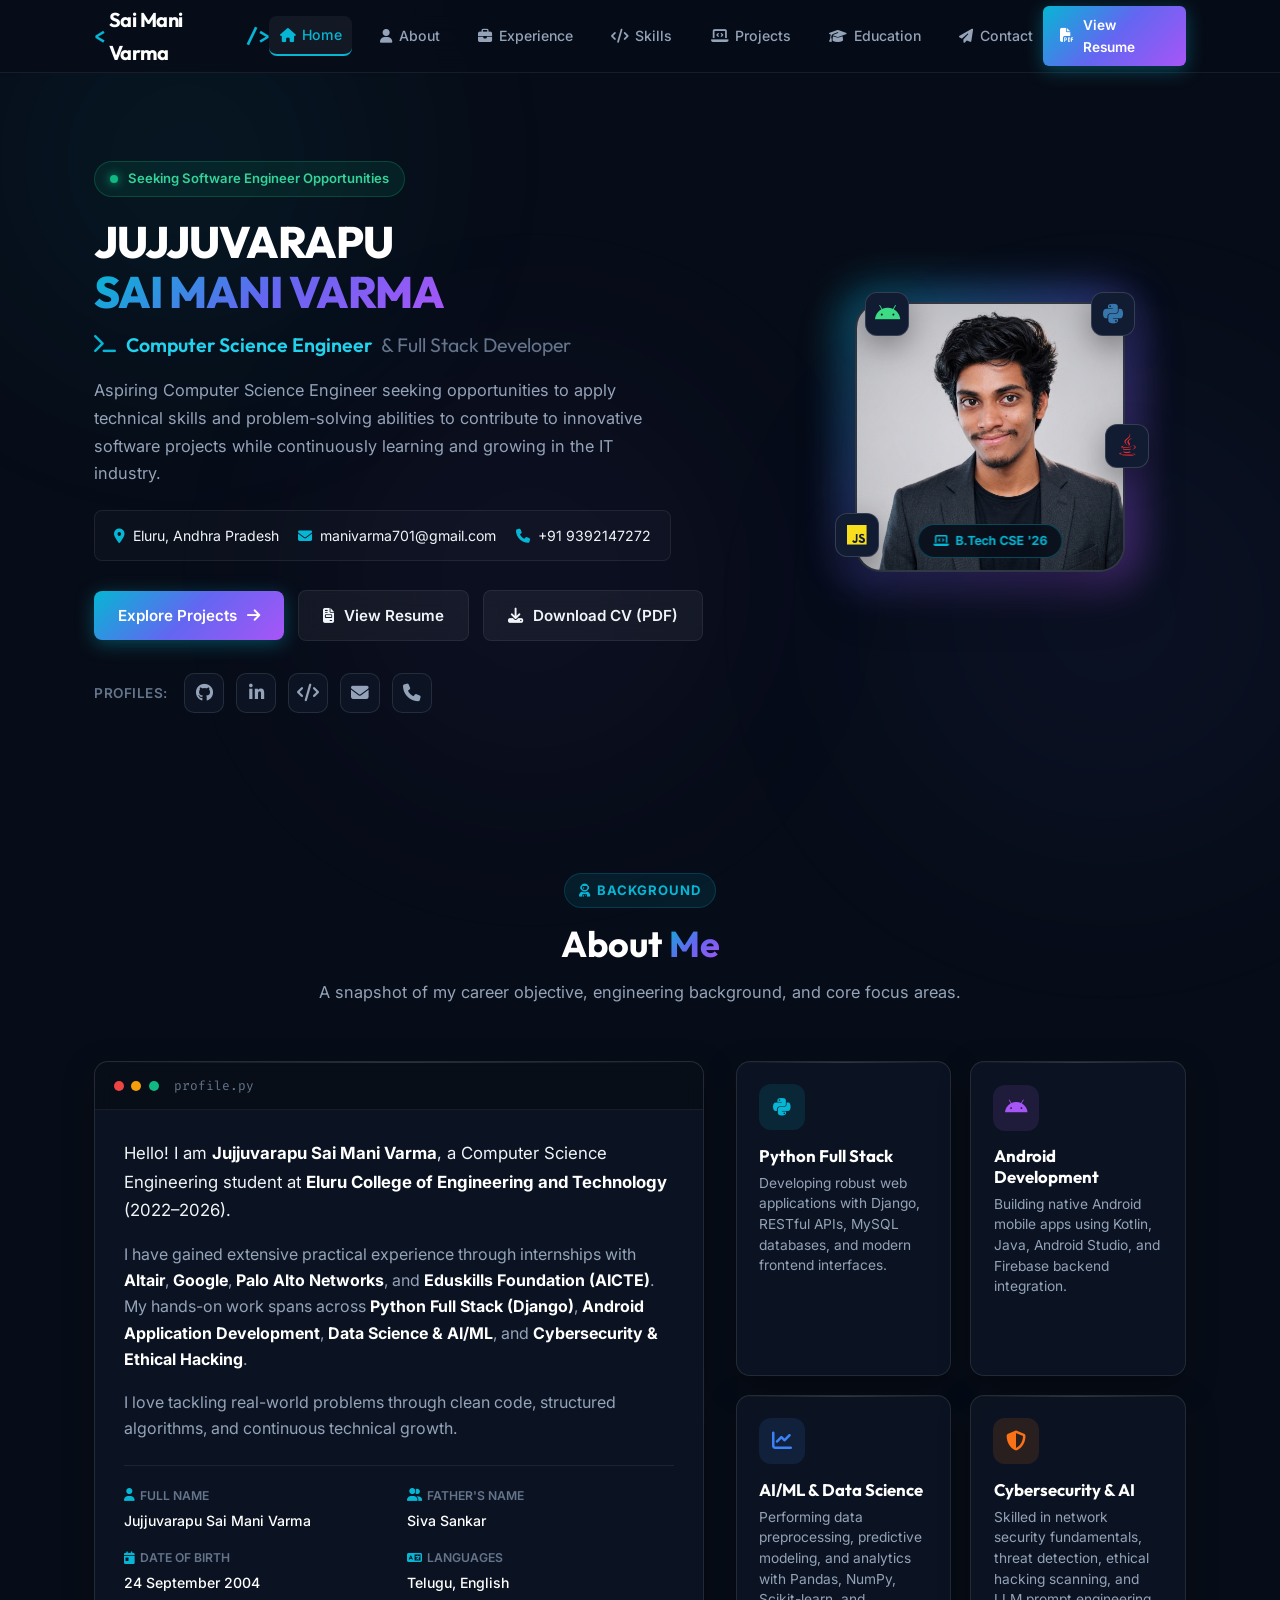
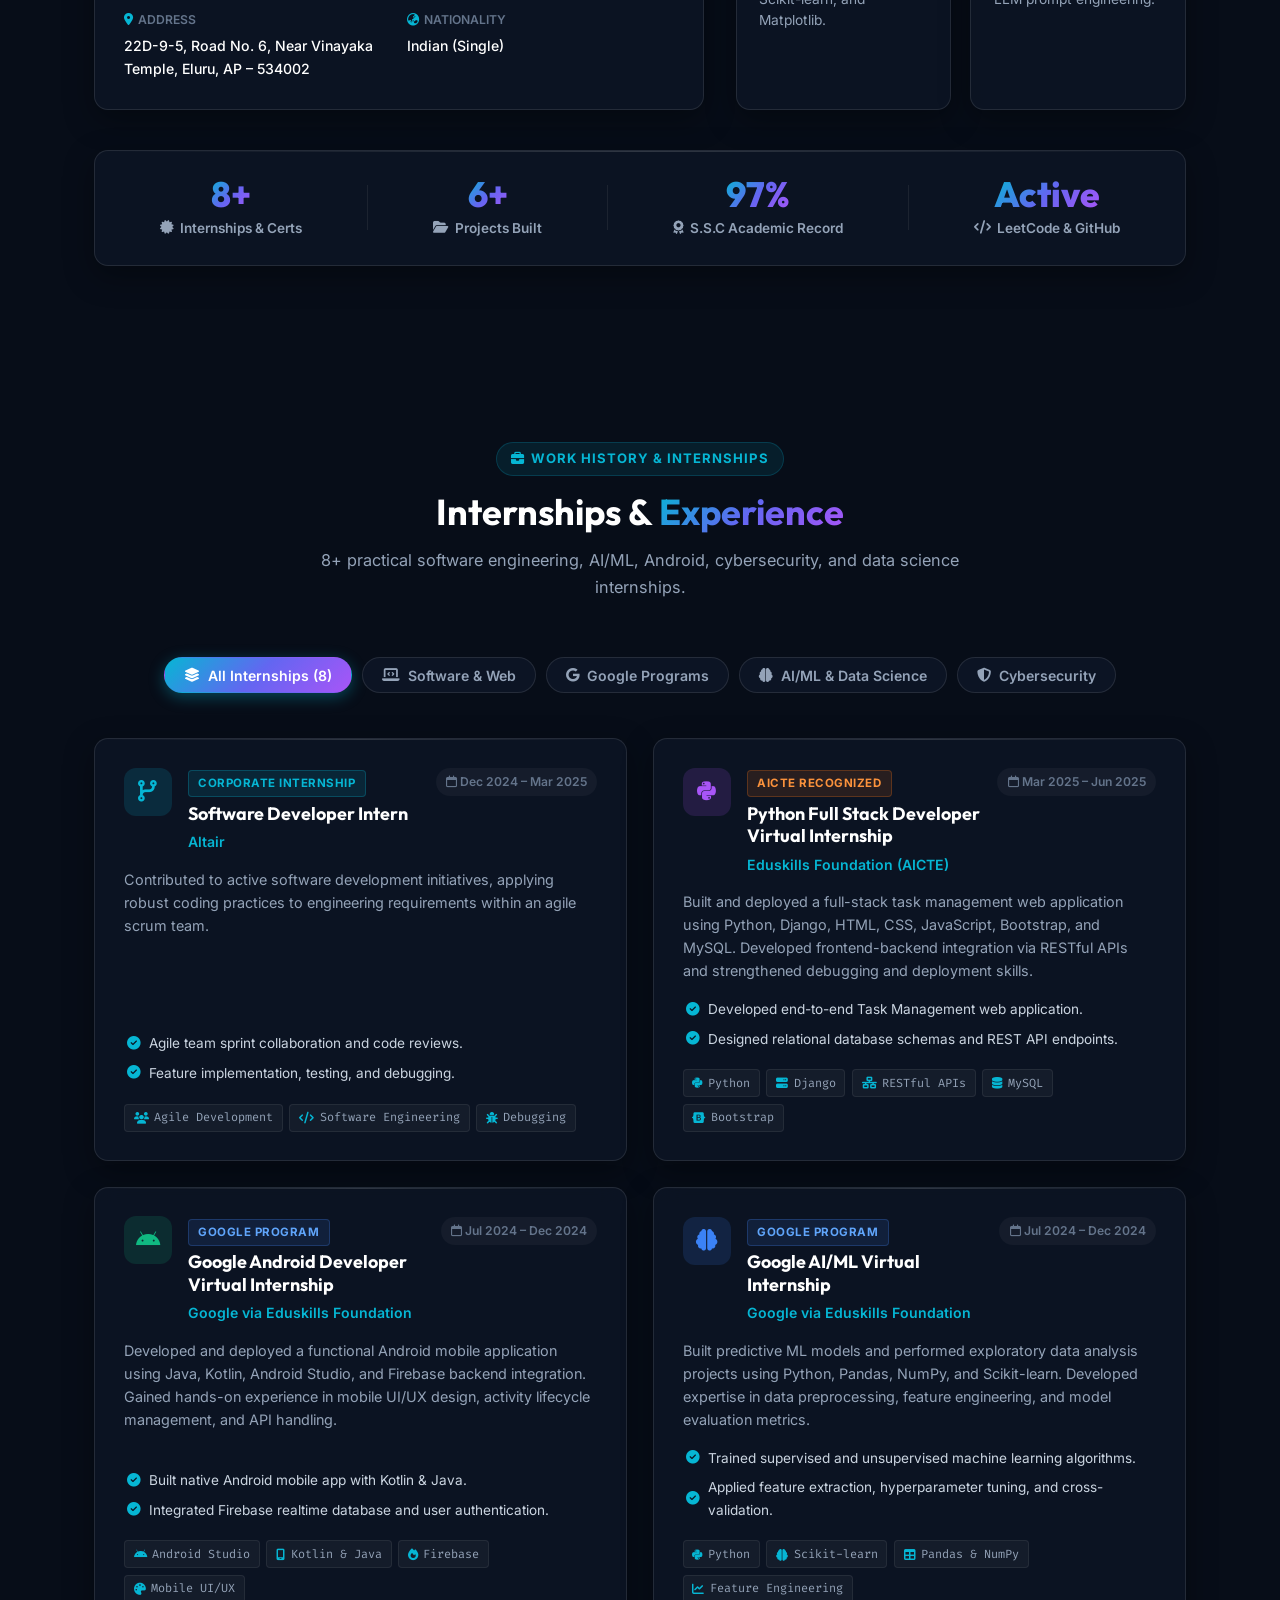
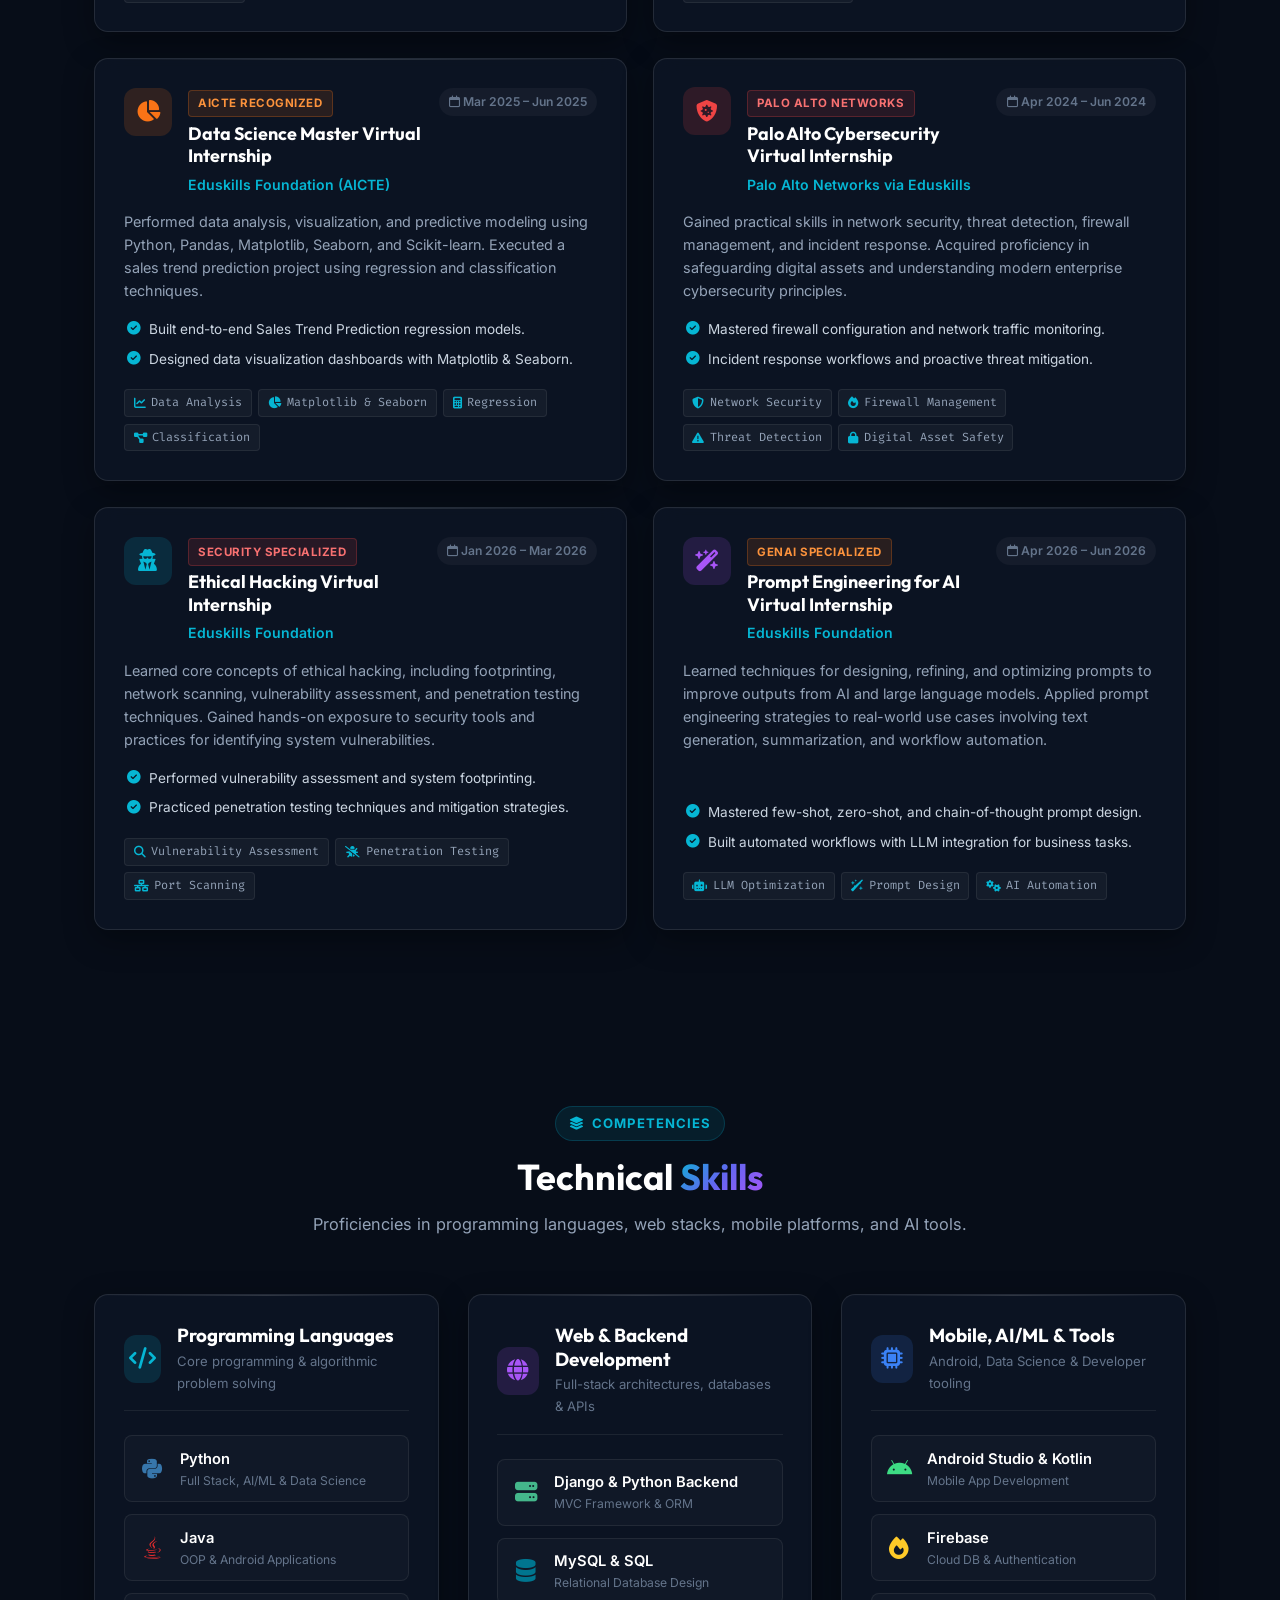
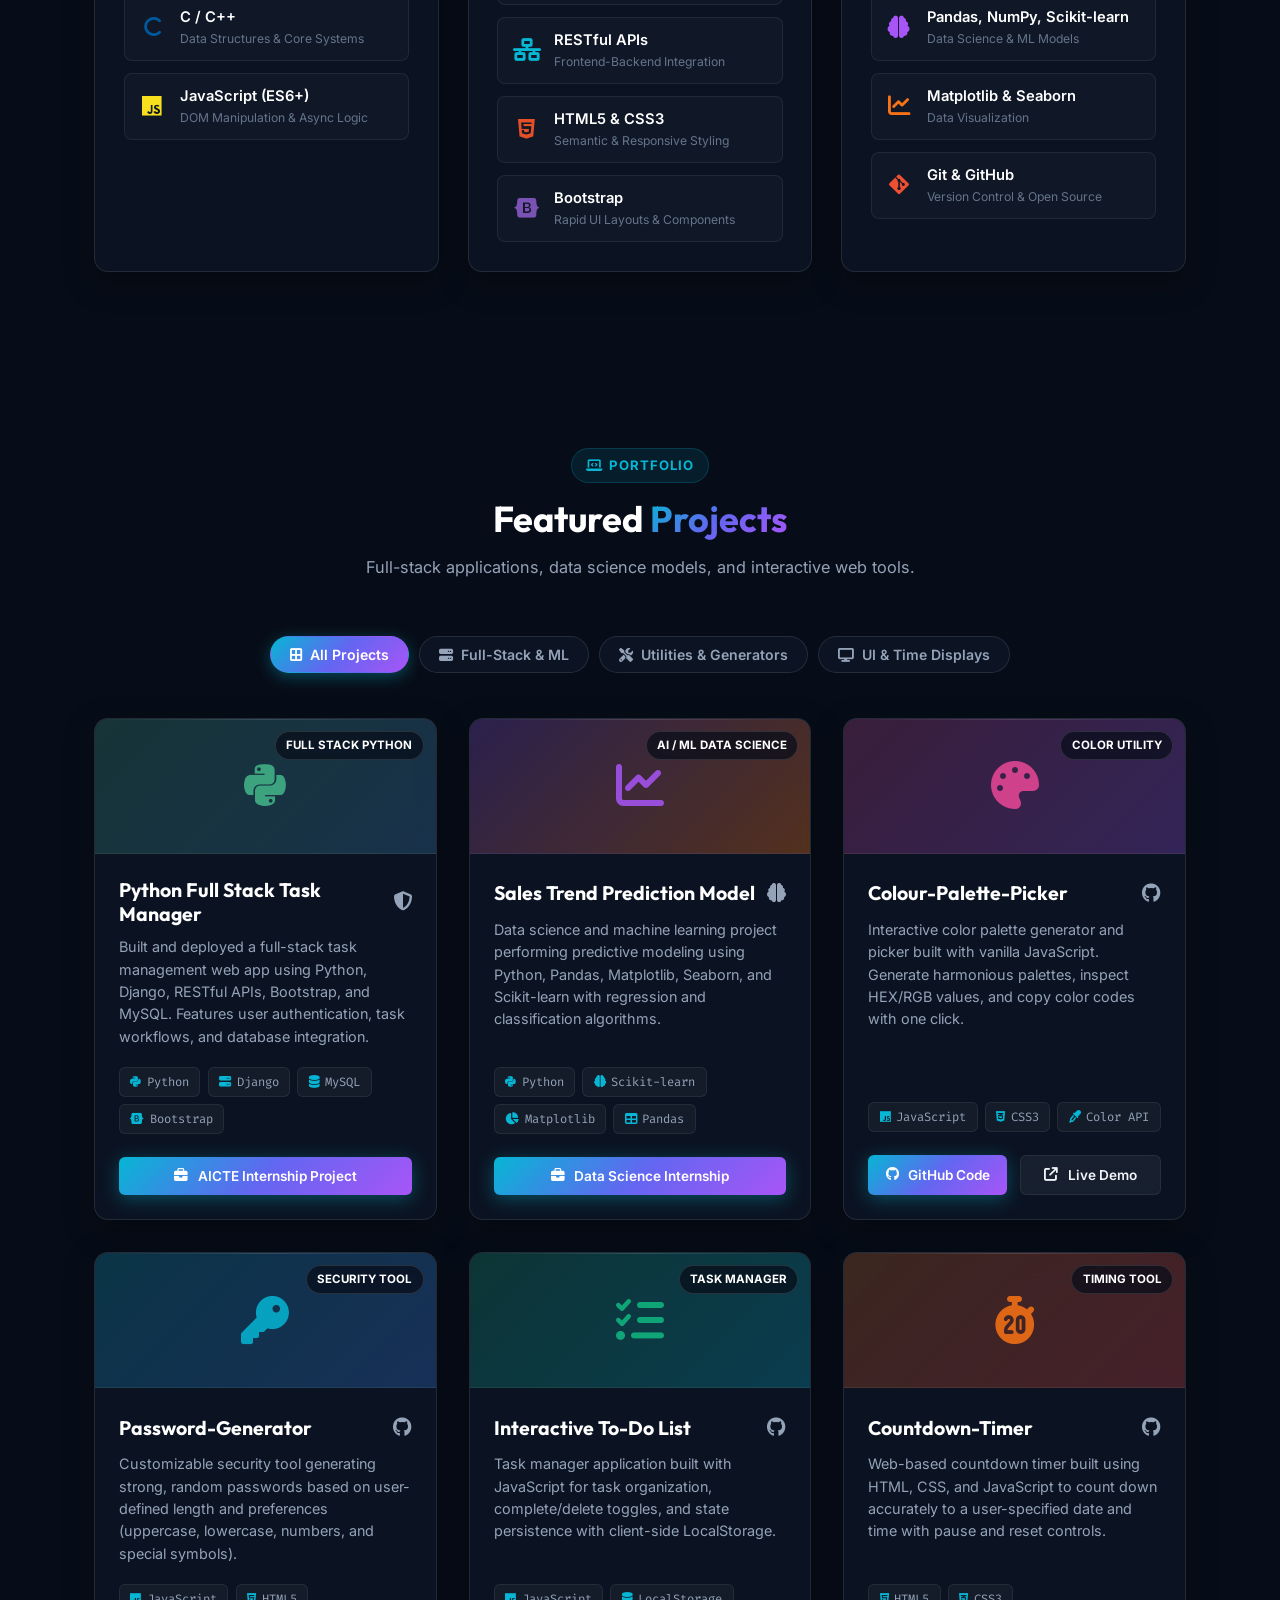
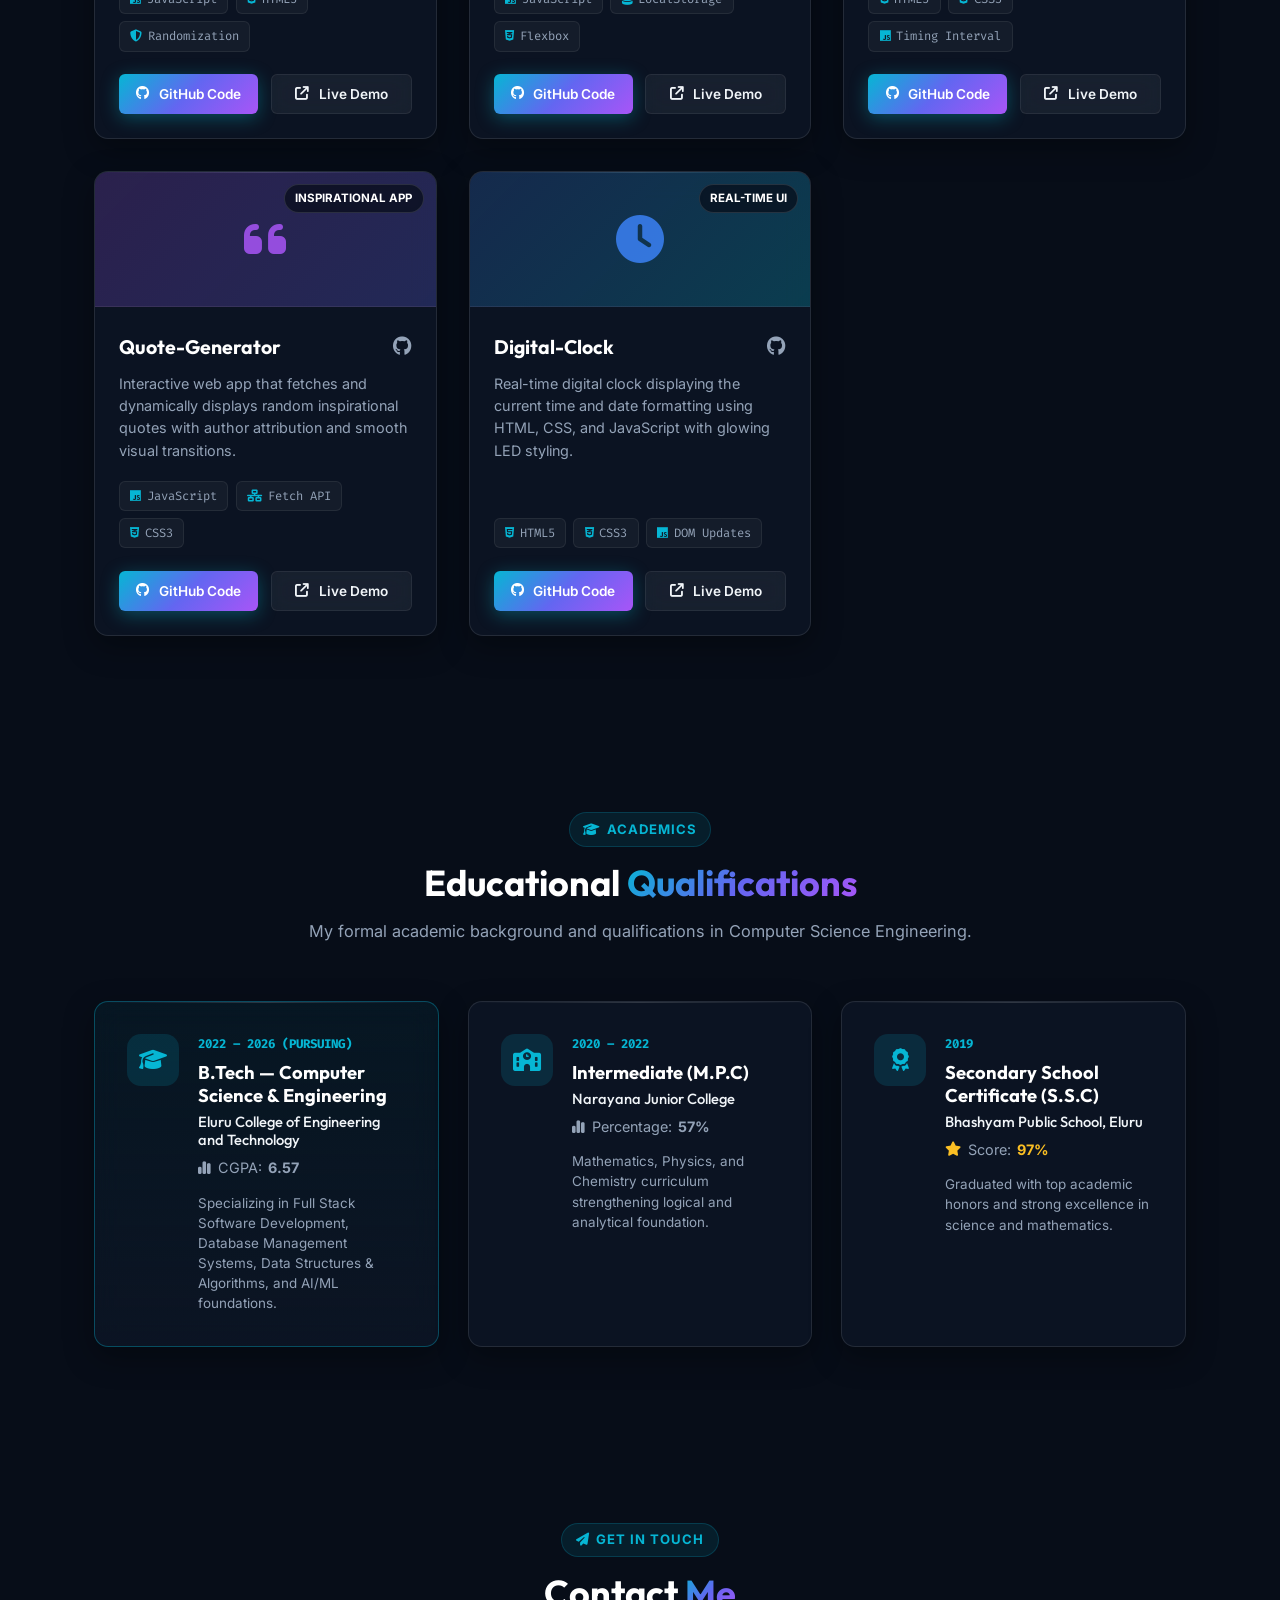
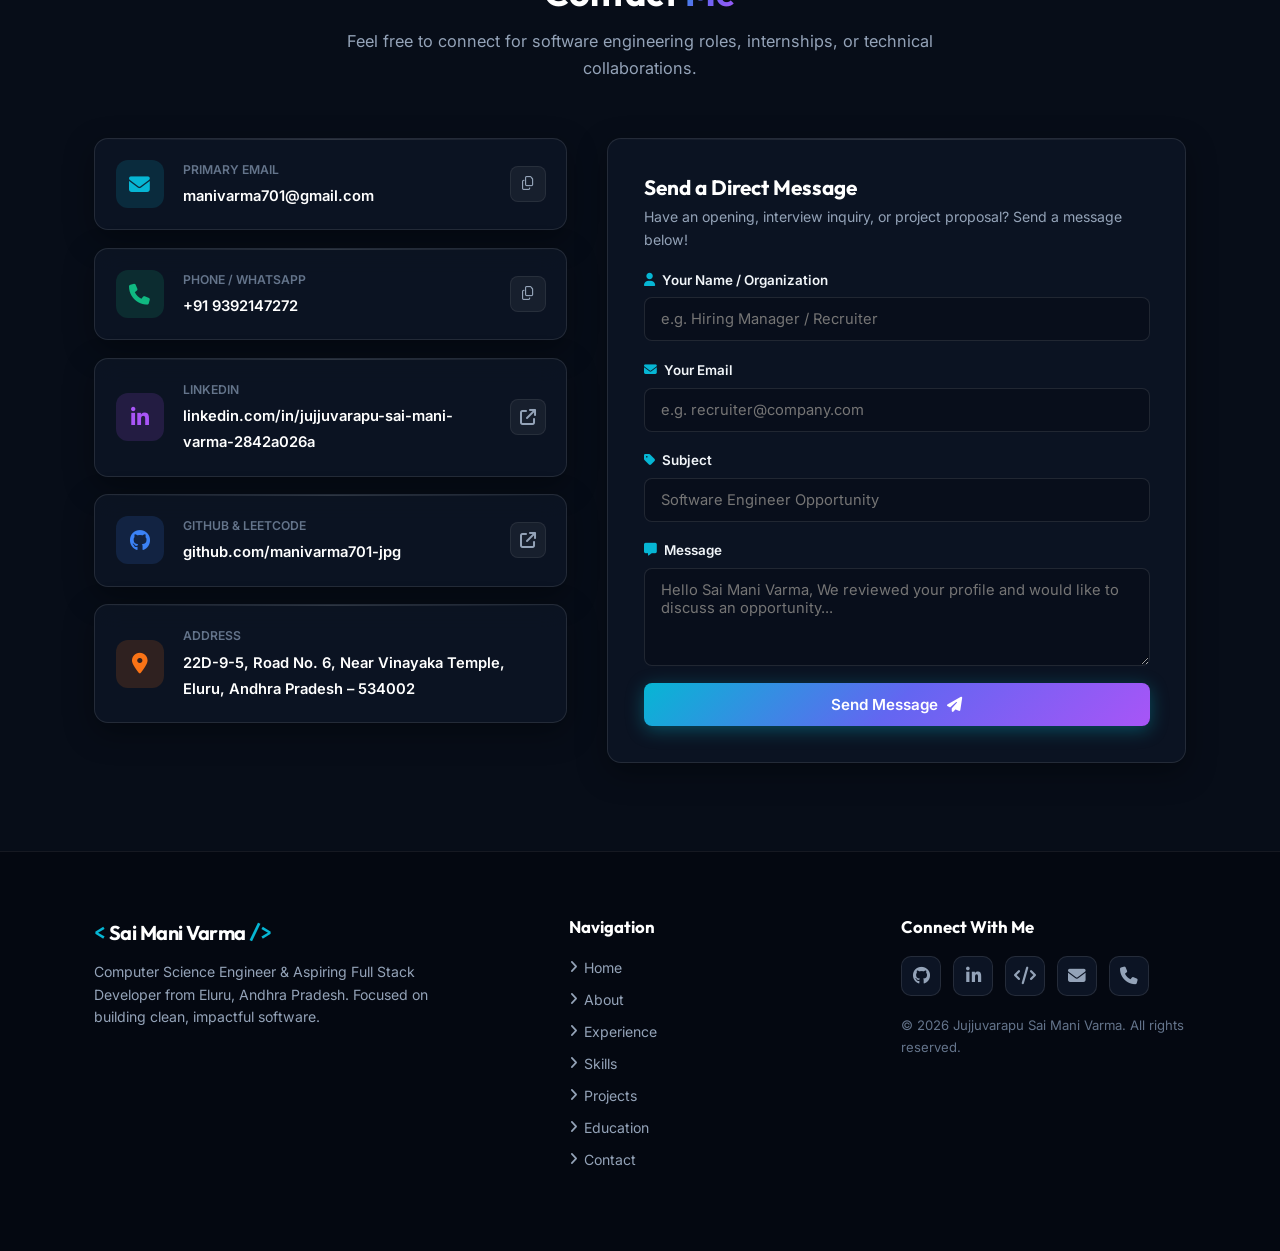
<file: index.html>
<!DOCTYPE html>
<html lang="en">
<head>
  <meta name="google-site-verification" content="ex7wBGayUx9KLFY1RwvydIaF7vVcdEqpX1S4Nyf-n2Y" />
  <meta charset="UTF-8" />
  <meta name="viewport" content="width=device-width, initial-scale=1.0" />
  <title>Jujjuvarapu Sai Mani Varma — Software Developer & CS Engineer</title>
  <meta name="description" content="Portfolio & Resume of Jujjuvarapu Sai Mani Varma — Computer Science Engineer, Full Stack Python/Django Developer, Android & AI/ML Enthusiast." />
  <meta name="keywords" content="Sai Mani Varma, Jujjuvarapu Sai Mani Varma, Eluru, Portfolio, Python Full Stack, Django, Android, AI ML, LeetCode, Software Engineer" />
  <meta name="author" content="Jujjuvarapu Sai Mani Varma" />

  <!-- Open Graph Meta Tags -->
  <meta property="og:title" content="Jujjuvarapu Sai Mani Varma — Portfolio & Resume" />
  <meta property="og:description" content="Computer Science Engineer | Full Stack Python/Django, Android, AI/ML & Web Development." />
  <meta property="og:image" content="profile.jpg" />
  <meta property="og:type" content="website" />

  <!-- Google Fonts: Outfit, Inter & Fira Code -->
  <link rel="preconnect" href="https://fonts.googleapis.com" />
  <link rel="preconnect" href="https://fonts.gstatic.com" crossorigin />
  <link href="https://fonts.googleapis.com/css2?family=Fira+Code:wght@400;500;600&family=Inter:wght@300;400;500;600;700&family=Outfit:wght@500;600;700;800&display=swap" rel="stylesheet" />

  <!-- FontAwesome 6 CDN -->
  <link rel="stylesheet" href="https://cdnjs.cloudflare.com/ajax/libs/font-awesome/6.5.1/css/all.min.css" integrity="sha512-DTOQO9RWCH3ppGqcWaEA1BIZOC6xxalwEsw9c2QQeAIftl+Vegovlnee1c9QX4TctnWMn13TZye+giMm8e2LwA==" crossorigin="anonymous" referrerpolicy="no-referrer" />

  <!-- Custom Styles -->
  <link rel="stylesheet" href="styles.css" />
</head>
<body>

  <!-- Ambient Glow Effects -->
  <div class="ambient-glow glow-1"></div>
  <div class="ambient-glow glow-2"></div>
  <div class="ambient-glow glow-3"></div>

  <!-- Header / Navigation -->
  <header class="navbar" id="navbar">
    <div class="container nav-container">
      <a href="#home" class="logo" id="nav-logo">
        <span class="logo-bracket">&lt;</span><span class="logo-text">Sai Mani Varma</span><span class="logo-bracket"> /&gt;</span>
      </a>

      <!-- Desktop Nav -->
      <nav class="nav-links" id="nav-links">
        <a href="#home" class="nav-item active"><i class="fa-solid fa-house"></i> Home</a>
        <a href="#about" class="nav-item"><i class="fa-solid fa-user"></i> About</a>
        <a href="#experience" class="nav-item"><i class="fa-solid fa-briefcase"></i> Experience</a>
        <a href="#skills" class="nav-item"><i class="fa-solid fa-code"></i> Skills</a>
        <a href="#projects" class="nav-item"><i class="fa-solid fa-laptop-code"></i> Projects</a>
        <a href="#education" class="nav-item"><i class="fa-solid fa-graduation-cap"></i> Education</a>
        <a href="#contact" class="nav-item"><i class="fa-solid fa-paper-plane"></i> Contact</a>
      </nav>

      <!-- Action Button & Hamburger -->
      <div class="nav-actions">
        <a href="resume.html" target="_blank" class="btn btn-sm btn-primary" id="nav-resume-btn">
          <i class="fa-solid fa-file-pdf"></i> <span>View Resume</span>
        </a>
        <button class="hamburger-btn" id="hamburger-toggle" aria-label="Toggle navigation menu">
          <span></span>
          <span></span>
          <span></span>
        </button>
      </div>
    </div>

    <!-- Mobile Drawer Menu -->
    <div class="mobile-menu" id="mobile-menu">
      <a href="#home" class="mobile-nav-item"><i class="fa-solid fa-house"></i> Home</a>
      <a href="#about" class="mobile-nav-item"><i class="fa-solid fa-user"></i> About</a>
      <a href="#experience" class="mobile-nav-item"><i class="fa-solid fa-briefcase"></i> Experience</a>
      <a href="#skills" class="mobile-nav-item"><i class="fa-solid fa-code"></i> Skills</a>
      <a href="#projects" class="mobile-nav-item"><i class="fa-solid fa-laptop-code"></i> Projects</a>
      <a href="#education" class="mobile-nav-item"><i class="fa-solid fa-graduation-cap"></i> Education</a>
      <a href="#contact" class="mobile-nav-item"><i class="fa-solid fa-paper-plane"></i> Contact</a>
      
      <div class="mobile-menu-socials">
        <a href="https://github.com/manivarma701-jpg" target="_blank" rel="noopener" aria-label="GitHub"><i class="fa-brands fa-github"></i></a>
        <a href="https://www.linkedin.com/in/jujjuvarapu-sai-mani-varma-2842a026a" target="_blank" rel="noopener" aria-label="LinkedIn"><i class="fa-brands fa-linkedin-in"></i></a>
        <a href="https://www.leetcode.com/u/saimanivarma/" target="_blank" rel="noopener" aria-label="LeetCode"><i class="fa-solid fa-code"></i></a>
        <a href="mailto:manivarma701@gmail.com" aria-label="Email"><i class="fa-solid fa-envelope"></i></a>
        <a href="tel:+919392147272" aria-label="Phone"><i class="fa-solid fa-phone"></i></a>
      </div>
    </div>
  </header>

  <main>
    <!-- Hero Section -->
    <section id="home" class="hero-section">
      <div class="container hero-grid">
        
        <div class="hero-content">
          <!-- Status Pill -->
          <div class="status-pill animate-fade-in">
            <span class="status-dot"></span>
            <span>Seeking Software Engineer Opportunities</span>
          </div>

          <h1 class="hero-title animate-fade-in">
            JUJJUVARAPU <br /><span class="gradient-text">SAI MANI VARMA</span>
          </h1>

          <div class="hero-role animate-fade-in">
            <i class="fa-solid fa-terminal code-icon"></i>
            <span class="role-highlight">Computer Science Engineer</span>
            <span class="role-sub">& Full Stack Developer</span>
          </div>

          <p class="hero-bio animate-fade-in">
            Aspiring Computer Science Engineer seeking opportunities to apply technical skills and problem-solving abilities to contribute to innovative software projects while continuously learning and growing in the IT industry.
          </p>

          <!-- Contact Quick Info -->
          <div class="hero-quick-meta animate-fade-in">
            <div class="quick-meta-item">
              <i class="fa-solid fa-location-dot"></i>
              <span>Eluru, Andhra Pradesh</span>
            </div>
            <div class="quick-meta-item">
              <i class="fa-solid fa-envelope"></i>
              <a href="mailto:manivarma701@gmail.com">manivarma701@gmail.com</a>
            </div>
            <div class="quick-meta-item">
              <i class="fa-solid fa-phone"></i>
              <a href="tel:+919392147272">+91 9392147272</a>
            </div>
          </div>

          <!-- Action Buttons -->
          <div class="hero-buttons animate-fade-in">
            <a href="#projects" class="btn btn-primary" id="hero-view-projects-btn">
              <span>Explore Projects</span>
              <i class="fa-solid fa-arrow-right"></i>
            </a>
            <a href="resume.html" target="_blank" class="btn btn-glass" id="hero-view-resume-btn">
              <i class="fa-solid fa-file-invoice"></i>
              <span>View Resume</span>
            </a>
            <a href="resume.html" target="_blank" onclick="window.open('resume.html', '_blank'); setTimeout(()=>{}, 500);" class="btn btn-glass" id="hero-download-resume-btn">
              <i class="fa-solid fa-download"></i>
              <span>Download CV (PDF)</span>
            </a>
          </div>

          <!-- Social Links with LeetCode & LinkedIn -->
          <div class="hero-socials animate-fade-in">
            <span class="socials-label">Profiles:</span>
            <a href="https://github.com/manivarma701-jpg" target="_blank" rel="noopener noreferrer" class="social-icon-btn" aria-label="GitHub Profile" title="GitHub">
              <i class="fa-brands fa-github"></i>
            </a>
            <a href="https://www.linkedin.com/in/jujjuvarapu-sai-mani-varma-2842a026a" target="_blank" rel="noopener noreferrer" class="social-icon-btn" aria-label="LinkedIn Profile" title="LinkedIn">
              <i class="fa-brands fa-linkedin-in"></i>
            </a>
            <a href="https://www.leetcode.com/u/saimanivarma/" target="_blank" rel="noopener noreferrer" class="social-icon-btn" aria-label="LeetCode Profile" title="LeetCode">
              <i class="fa-solid fa-code"></i>
            </a>
            <a href="mailto:manivarma701@gmail.com" class="social-icon-btn" aria-label="Email Address" title="Email Me">
              <i class="fa-solid fa-envelope"></i>
            </a>
            <a href="tel:+919392147272" class="social-icon-btn" aria-label="Call Me" title="Call Me">
              <i class="fa-solid fa-phone"></i>
            </a>
          </div>
        </div>

        <!-- Profile Avatar with Floating Tech Badges -->
        <div class="hero-visual animate-fade-in">
          <div class="avatar-wrapper">
            <div class="avatar-glow-ring"></div>
            <div class="avatar-card">
              <img src="profile.jpg" alt="Jujjuvarapu Sai Mani Varma" class="profile-img" />
              <div class="avatar-badge">
                <i class="fa-solid fa-laptop-code"></i>
                <span>B.Tech CSE '26</span>
              </div>
            </div>
            <!-- Floating Tech Badges -->
            <div class="floating-badge badge-python" title="Python">
              <i class="fa-brands fa-python"></i>
            </div>
            <div class="floating-badge badge-js" title="JavaScript">
              <i class="fa-brands fa-js"></i>
            </div>
            <div class="floating-badge badge-java" title="Java">
              <i class="fa-brands fa-java"></i>
            </div>
            <div class="floating-badge badge-android" title="Android">
              <i class="fa-brands fa-android"></i>
            </div>
          </div>
        </div>

      </div>
    </section>

    <!-- About Section -->
    <section id="about" class="section about-section">
      <div class="container">
        
        <div class="section-header">
          <span class="section-tag"><i class="fa-solid fa-user-astronaut"></i> Background</span>
          <h2 class="section-title">About <span class="gradient-text">Me</span></h2>
          <p class="section-subtitle">A snapshot of my career objective, engineering background, and core focus areas.</p>
        </div>

        <div class="about-grid">
          
          <!-- Narrative Terminal Box -->
          <div class="about-story-card glass-panel">
            <div class="panel-header">
              <span class="dot red"></span>
              <span class="dot yellow"></span>
              <span class="dot green"></span>
              <span class="panel-title">profile.py</span>
            </div>
            <div class="panel-body">
              <p class="story-lead">
                Hello! I am <strong class="text-white">Jujjuvarapu Sai Mani Varma</strong>, a Computer Science Engineering student at <strong class="text-white">Eluru College of Engineering and Technology</strong> (2022–2026).
              </p>
              <p>
                I have gained extensive practical experience through internships with <strong class="text-white">Altair</strong>, <strong class="text-white">Google</strong>, <strong class="text-white">Palo Alto Networks</strong>, and <strong class="text-white">Eduskills Foundation (AICTE)</strong>. My hands-on work spans across <strong class="text-white">Python Full Stack (Django)</strong>, <strong class="text-white">Android Application Development</strong>, <strong class="text-white">Data Science & AI/ML</strong>, and <strong class="text-white">Cybersecurity & Ethical Hacking</strong>.
              </p>
              <p>
                I love tackling real-world problems through clean code, structured algorithms, and continuous technical growth.
              </p>

              <!-- Personal Highlights Grid -->
              <div class="personal-details-grid">
                <div class="detail-item">
                  <span class="detail-label"><i class="fa-solid fa-user"></i> Full Name</span>
                  <span class="detail-val">Jujjuvarapu Sai Mani Varma</span>
                </div>
                <div class="detail-item">
                  <span class="detail-label"><i class="fa-solid fa-user-group"></i> Father's Name</span>
                  <span class="detail-val">Siva Sankar</span>
                </div>
                <div class="detail-item">
                  <span class="detail-label"><i class="fa-solid fa-calendar-day"></i> Date of Birth</span>
                  <span class="detail-val">24 September 2004</span>
                </div>
                <div class="detail-item">
                  <span class="detail-label"><i class="fa-solid fa-language"></i> Languages</span>
                  <span class="detail-val">Telugu, English</span>
                </div>
                <div class="detail-item">
                  <span class="detail-label"><i class="fa-solid fa-location-dot"></i> Address</span>
                  <span class="detail-val">22D-9-5, Road No. 6, Near Vinayaka Temple, Eluru, AP – 534002</span>
                </div>
                <div class="detail-item">
                  <span class="detail-label"><i class="fa-solid fa-earth-asia"></i> Nationality</span>
                  <span class="detail-val">Indian (Single)</span>
                </div>
              </div>

            </div>
          </div>

          <!-- Domain Pillars Grid -->
          <div class="about-cards-grid">
            
            <div class="feature-card glass-panel">
              <div class="feature-icon-box cyan">
                <i class="fa-brands fa-python"></i>
              </div>
              <h3>Python Full Stack</h3>
              <p>Developing robust web applications with Django, RESTful APIs, MySQL databases, and modern frontend interfaces.</p>
            </div>

            <div class="feature-card glass-panel">
              <div class="feature-icon-box purple">
                <i class="fa-brands fa-android"></i>
              </div>
              <h3>Android Development</h3>
              <p>Building native Android mobile apps using Kotlin, Java, Android Studio, and Firebase backend integration.</p>
            </div>

            <div class="feature-card glass-panel">
              <div class="feature-icon-box blue">
                <i class="fa-solid fa-chart-line"></i>
              </div>
              <h3>AI/ML & Data Science</h3>
              <p>Performing data preprocessing, predictive modeling, and analytics with Pandas, NumPy, Scikit-learn, and Matplotlib.</p>
            </div>

            <div class="feature-card glass-panel">
              <div class="feature-icon-box orange">
                <i class="fa-solid fa-shield-halved"></i>
              </div>
              <h3>Cybersecurity & AI</h3>
              <p>Skilled in network security fundamentals, threat detection, ethical hacking scanning, and LLM prompt engineering.</p>
            </div>

          </div>

        </div>

        <!-- Quick Key Stats Strip -->
        <div class="stats-strip glass-panel">
          <div class="stat-box">
            <span class="stat-number">8+</span>
            <span class="stat-label"><i class="fa-solid fa-certificate"></i> Internships & Certs</span>
          </div>
          <div class="stat-divider"></div>
          <div class="stat-box">
            <span class="stat-number">6+</span>
            <span class="stat-label"><i class="fa-solid fa-folder-open"></i> Projects Built</span>
          </div>
          <div class="stat-divider"></div>
          <div class="stat-box">
            <span class="stat-number">97%</span>
            <span class="stat-label"><i class="fa-solid fa-award"></i> S.S.C Academic Record</span>
          </div>
          <div class="stat-divider"></div>
          <div class="stat-box">
            <span class="stat-number">Active</span>
            <span class="stat-label"><i class="fa-solid fa-code"></i> LeetCode & GitHub</span>
          </div>
        </div>

      </div>
    </section>

    <!-- Experience & Internships Section -->
    <section id="experience" class="section experience-section">
      <div class="container">
        
        <div class="section-header">
          <span class="section-tag"><i class="fa-solid fa-briefcase"></i> Work History & Internships</span>
          <h2 class="section-title">Internships & <span class="gradient-text">Experience</span></h2>
          <p class="section-subtitle">8+ practical software engineering, AI/ML, Android, cybersecurity, and data science internships.</p>
        </div>

        <!-- Experience Category Filters -->
        <div class="experience-filter-bar">
          <button class="exp-filter-btn active" data-exp-filter="all">
            <i class="fa-solid fa-layer-group"></i> All Internships (8)
          </button>
          <button class="exp-filter-btn" data-exp-filter="software">
            <i class="fa-solid fa-laptop-code"></i> Software & Web
          </button>
          <button class="exp-filter-btn" data-exp-filter="google">
            <i class="fa-brands fa-google"></i> Google Programs
          </button>
          <button class="exp-filter-btn" data-exp-filter="aiml">
            <i class="fa-solid fa-brain"></i> AI/ML & Data Science
          </button>
          <button class="exp-filter-btn" data-exp-filter="security">
            <i class="fa-solid fa-shield-halved"></i> Cybersecurity
          </button>
        </div>

        <div class="experience-timeline" id="experience-timeline">

          <!-- 1. Altair Software Developer Intern -->
          <div class="exp-card glass-panel" data-exp-category="software">
            <div class="exp-header">
              <div class="exp-org-icon cyan">
                <i class="fa-solid fa-code-branch"></i>
              </div>
              <div class="exp-title-block">
                <div class="exp-meta-badge">Corporate Internship</div>
                <h3>Software Developer Intern</h3>
                <span class="exp-company">Altair</span>
              </div>
              <div class="exp-time-badge">
                <i class="fa-regular fa-calendar"></i> Dec 2024 – Mar 2025
              </div>
            </div>
            <p class="exp-desc">
              Contributed to active software development initiatives, applying robust coding practices to engineering requirements within an agile scrum team.
            </p>
            <ul class="exp-highlights">
              <li><i class="fa-solid fa-circle-check text-cyan"></i> Agile team sprint collaboration and code reviews.</li>
              <li><i class="fa-solid fa-circle-check text-cyan"></i> Feature implementation, testing, and debugging.</li>
            </ul>
            <div class="exp-tags">
              <span><i class="fa-solid fa-users"></i> Agile Development</span>
              <span><i class="fa-solid fa-code"></i> Software Engineering</span>
              <span><i class="fa-solid fa-bug"></i> Debugging</span>
            </div>
          </div>

          <!-- 2. Python Full Stack Developer Virtual Internship -->
          <div class="exp-card glass-panel" data-exp-category="software">
            <div class="exp-header">
              <div class="exp-org-icon purple">
                <i class="fa-brands fa-python"></i>
              </div>
              <div class="exp-title-block">
                <div class="exp-meta-badge aicte">AICTE Recognized</div>
                <h3>Python Full Stack Developer Virtual Internship</h3>
                <span class="exp-company">Eduskills Foundation (AICTE)</span>
              </div>
              <div class="exp-time-badge">
                <i class="fa-regular fa-calendar"></i> Mar 2025 – Jun 2025
              </div>
            </div>
            <p class="exp-desc">
              Built and deployed a full-stack task management web application using Python, Django, HTML, CSS, JavaScript, Bootstrap, and MySQL. Developed frontend-backend integration via RESTful APIs and strengthened debugging and deployment skills.
            </p>
            <ul class="exp-highlights">
              <li><i class="fa-solid fa-circle-check text-cyan"></i> Developed end-to-end Task Management web application.</li>
              <li><i class="fa-solid fa-circle-check text-cyan"></i> Designed relational database schemas and REST API endpoints.</li>
            </ul>
            <div class="exp-tags">
              <span><i class="fa-brands fa-python"></i> Python</span>
              <span><i class="fa-solid fa-server"></i> Django</span>
              <span><i class="fa-solid fa-network-wired"></i> RESTful APIs</span>
              <span><i class="fa-solid fa-database"></i> MySQL</span>
              <span><i class="fa-brands fa-bootstrap"></i> Bootstrap</span>
            </div>
          </div>

          <!-- 3. Google Android Developer Virtual Internship -->
          <div class="exp-card glass-panel" data-exp-category="google software">
            <div class="exp-header">
              <div class="exp-org-icon green">
                <i class="fa-brands fa-android"></i>
              </div>
              <div class="exp-title-block">
                <div class="exp-meta-badge google">Google Program</div>
                <h3>Google Android Developer Virtual Internship</h3>
                <span class="exp-company">Google via Eduskills Foundation</span>
              </div>
              <div class="exp-time-badge">
                <i class="fa-regular fa-calendar"></i> Jul 2024 – Dec 2024
              </div>
            </div>
            <p class="exp-desc">
              Developed and deployed a functional Android mobile application using Java, Kotlin, Android Studio, and Firebase backend integration. Gained hands-on experience in mobile UI/UX design, activity lifecycle management, and API handling.
            </p>
            <ul class="exp-highlights">
              <li><i class="fa-solid fa-circle-check text-cyan"></i> Built native Android mobile app with Kotlin & Java.</li>
              <li><i class="fa-solid fa-circle-check text-cyan"></i> Integrated Firebase realtime database and user authentication.</li>
            </ul>
            <div class="exp-tags">
              <span><i class="fa-brands fa-android"></i> Android Studio</span>
              <span><i class="fa-solid fa-mobile-screen"></i> Kotlin & Java</span>
              <span><i class="fa-solid fa-fire"></i> Firebase</span>
              <span><i class="fa-solid fa-palette"></i> Mobile UI/UX</span>
            </div>
          </div>

          <!-- 4. Google AI/ML Virtual Internship -->
          <div class="exp-card glass-panel" data-exp-category="google aiml">
            <div class="exp-header">
              <div class="exp-org-icon blue">
                <i class="fa-solid fa-brain"></i>
              </div>
              <div class="exp-title-block">
                <div class="exp-meta-badge google">Google Program</div>
                <h3>Google AI/ML Virtual Internship</h3>
                <span class="exp-company">Google via Eduskills Foundation</span>
              </div>
              <div class="exp-time-badge">
                <i class="fa-regular fa-calendar"></i> Jul 2024 – Dec 2024
              </div>
            </div>
            <p class="exp-desc">
              Built predictive ML models and performed exploratory data analysis projects using Python, Pandas, NumPy, and Scikit-learn. Developed expertise in data preprocessing, feature engineering, and model evaluation metrics.
            </p>
            <ul class="exp-highlights">
              <li><i class="fa-solid fa-circle-check text-cyan"></i> Trained supervised and unsupervised machine learning algorithms.</li>
              <li><i class="fa-solid fa-circle-check text-cyan"></i> Applied feature extraction, hyperparameter tuning, and cross-validation.</li>
            </ul>
            <div class="exp-tags">
              <span><i class="fa-brands fa-python"></i> Python</span>
              <span><i class="fa-solid fa-brain"></i> Scikit-learn</span>
              <span><i class="fa-solid fa-table"></i> Pandas & NumPy</span>
              <span><i class="fa-solid fa-chart-line"></i> Feature Engineering</span>
            </div>
          </div>

          <!-- 5. Data Science Master Virtual Internship -->
          <div class="exp-card glass-panel" data-exp-category="aiml">
            <div class="exp-header">
              <div class="exp-org-icon orange">
                <i class="fa-solid fa-chart-pie"></i>
              </div>
              <div class="exp-title-block">
                <div class="exp-meta-badge aicte">AICTE Recognized</div>
                <h3>Data Science Master Virtual Internship</h3>
                <span class="exp-company">Eduskills Foundation (AICTE)</span>
              </div>
              <div class="exp-time-badge">
                <i class="fa-regular fa-calendar"></i> Mar 2025 – Jun 2025
              </div>
            </div>
            <p class="exp-desc">
              Performed data analysis, visualization, and predictive modeling using Python, Pandas, Matplotlib, Seaborn, and Scikit-learn. Executed a sales trend prediction project using regression and classification techniques.
            </p>
            <ul class="exp-highlights">
              <li><i class="fa-solid fa-circle-check text-cyan"></i> Built end-to-end Sales Trend Prediction regression models.</li>
              <li><i class="fa-solid fa-circle-check text-cyan"></i> Designed data visualization dashboards with Matplotlib & Seaborn.</li>
            </ul>
            <div class="exp-tags">
              <span><i class="fa-solid fa-chart-line"></i> Data Analysis</span>
              <span><i class="fa-solid fa-chart-pie"></i> Matplotlib & Seaborn</span>
              <span><i class="fa-solid fa-calculator"></i> Regression</span>
              <span><i class="fa-solid fa-diagram-project"></i> Classification</span>
            </div>
          </div>

          <!-- 6. Palo Alto Cybersecurity Virtual Internship -->
          <div class="exp-card glass-panel" data-exp-category="security">
            <div class="exp-header">
              <div class="exp-org-icon red">
                <i class="fa-solid fa-shield-virus"></i>
              </div>
              <div class="exp-title-block">
                <div class="exp-meta-badge security">Palo Alto Networks</div>
                <h3>Palo Alto Cybersecurity Virtual Internship</h3>
                <span class="exp-company">Palo Alto Networks via Eduskills</span>
              </div>
              <div class="exp-time-badge">
                <i class="fa-regular fa-calendar"></i> Apr 2024 – Jun 2024
              </div>
            </div>
            <p class="exp-desc">
              Gained practical skills in network security, threat detection, firewall management, and incident response. Acquired proficiency in safeguarding digital assets and understanding modern enterprise cybersecurity principles.
            </p>
            <ul class="exp-highlights">
              <li><i class="fa-solid fa-circle-check text-cyan"></i> Mastered firewall configuration and network traffic monitoring.</li>
              <li><i class="fa-solid fa-circle-check text-cyan"></i> Incident response workflows and proactive threat mitigation.</li>
            </ul>
            <div class="exp-tags">
              <span><i class="fa-solid fa-shield-halved"></i> Network Security</span>
              <span><i class="fa-solid fa-fire"></i> Firewall Management</span>
              <span><i class="fa-solid fa-triangle-exclamation"></i> Threat Detection</span>
              <span><i class="fa-solid fa-lock"></i> Digital Asset Safety</span>
            </div>
          </div>

          <!-- 7. Ethical Hacking Virtual Internship -->
          <div class="exp-card glass-panel" data-exp-category="security">
            <div class="exp-header">
              <div class="exp-org-icon cyan">
                <i class="fa-solid fa-user-secret"></i>
              </div>
              <div class="exp-title-block">
                <div class="exp-meta-badge security">Security Specialized</div>
                <h3>Ethical Hacking Virtual Internship</h3>
                <span class="exp-company">Eduskills Foundation</span>
              </div>
              <div class="exp-time-badge">
                <i class="fa-regular fa-calendar"></i> Jan 2026 – Mar 2026
              </div>
            </div>
            <p class="exp-desc">
              Learned core concepts of ethical hacking, including footprinting, network scanning, vulnerability assessment, and penetration testing techniques. Gained hands-on exposure to security tools and practices for identifying system vulnerabilities.
            </p>
            <ul class="exp-highlights">
              <li><i class="fa-solid fa-circle-check text-cyan"></i> Performed vulnerability assessment and system footprinting.</li>
              <li><i class="fa-solid fa-circle-check text-cyan"></i> Practiced penetration testing techniques and mitigation strategies.</li>
            </ul>
            <div class="exp-tags">
              <span><i class="fa-solid fa-magnifying-glass"></i> Vulnerability Assessment</span>
              <span><i class="fa-solid fa-bug-slash"></i> Penetration Testing</span>
              <span><i class="fa-solid fa-network-wired"></i> Port Scanning</span>
            </div>
          </div>

          <!-- 8. Prompt Engineering for AI Virtual Internship -->
          <div class="exp-card glass-panel" data-exp-category="aiml">
            <div class="exp-header">
              <div class="exp-org-icon purple">
                <i class="fa-solid fa-wand-magic-sparkles"></i>
              </div>
              <div class="exp-title-block">
                <div class="exp-meta-badge aicte">GenAI Specialized</div>
                <h3>Prompt Engineering for AI Virtual Internship</h3>
                <span class="exp-company">Eduskills Foundation</span>
              </div>
              <div class="exp-time-badge">
                <i class="fa-regular fa-calendar"></i> Apr 2026 – Jun 2026
              </div>
            </div>
            <p class="exp-desc">
              Learned techniques for designing, refining, and optimizing prompts to improve outputs from AI and large language models. Applied prompt engineering strategies to real-world use cases involving text generation, summarization, and workflow automation.
            </p>
            <ul class="exp-highlights">
              <li><i class="fa-solid fa-circle-check text-cyan"></i> Mastered few-shot, zero-shot, and chain-of-thought prompt design.</li>
              <li><i class="fa-solid fa-circle-check text-cyan"></i> Built automated workflows with LLM integration for business tasks.</li>
            </ul>
            <div class="exp-tags">
              <span><i class="fa-solid fa-robot"></i> LLM Optimization</span>
              <span><i class="fa-solid fa-wand-sparkles"></i> Prompt Design</span>
              <span><i class="fa-solid fa-gears"></i> AI Automation</span>
            </div>
          </div>

        </div>

      </div>
    </section>

    <!-- Technical Skills Section -->
    <section id="skills" class="section skills-section">
      <div class="container">
        
        <div class="section-header">
          <span class="section-tag"><i class="fa-solid fa-layer-group"></i> Competencies</span>
          <h2 class="section-title">Technical <span class="gradient-text">Skills</span></h2>
          <p class="section-subtitle">Proficiencies in programming languages, web stacks, mobile platforms, and AI tools.</p>
        </div>

        <div class="skills-categories-grid">

          <!-- Category 1: Programming Languages -->
          <div class="skill-category-card glass-panel">
            <div class="category-header">
              <div class="category-icon-wrapper cyan">
                <i class="fa-solid fa-code"></i>
              </div>
              <div>
                <h3>Programming Languages</h3>
                <p>Core programming & algorithmic problem solving</p>
              </div>
            </div>

            <div class="skill-chips-grid">
              
              <div class="skill-chip">
                <i class="fa-brands fa-python skill-icon python-color"></i>
                <div class="chip-info">
                  <span class="chip-title">Python</span>
                  <span class="chip-desc">Full Stack, AI/ML & Data Science</span>
                </div>
              </div>

              <div class="skill-chip">
                <i class="fa-brands fa-java skill-icon java-color"></i>
                <div class="chip-info">
                  <span class="chip-title">Java</span>
                  <span class="chip-desc">OOP & Android Applications</span>
                </div>
              </div>

              <div class="skill-chip">
                <i class="fa-solid fa-c skill-icon c-color"></i>
                <div class="chip-info">
                  <span class="chip-title">C / C++</span>
                  <span class="chip-desc">Data Structures & Core Systems</span>
                </div>
              </div>

              <div class="skill-chip">
                <i class="fa-brands fa-js skill-icon js-color"></i>
                <div class="chip-info">
                  <span class="chip-title">JavaScript (ES6+)</span>
                  <span class="chip-desc">DOM Manipulation & Async Logic</span>
                </div>
              </div>

            </div>
          </div>

          <!-- Category 2: Web & Backend Development -->
          <div class="skill-category-card glass-panel">
            <div class="category-header">
              <div class="category-icon-wrapper purple">
                <i class="fa-solid fa-globe"></i>
              </div>
              <div>
                <h3>Web & Backend Development</h3>
                <p>Full-stack architectures, databases & APIs</p>
              </div>
            </div>

            <div class="skill-chips-grid">
              
              <div class="skill-chip">
                <i class="fa-solid fa-server skill-icon django-color"></i>
                <div class="chip-info">
                  <span class="chip-title">Django & Python Backend</span>
                  <span class="chip-desc">MVC Framework & ORM</span>
                </div>
              </div>

              <div class="skill-chip">
                <i class="fa-solid fa-database skill-icon mysql-color"></i>
                <div class="chip-info">
                  <span class="chip-title">MySQL & SQL</span>
                  <span class="chip-desc">Relational Database Design</span>
                </div>
              </div>

              <div class="skill-chip">
                <i class="fa-solid fa-network-wired skill-icon api-color"></i>
                <div class="chip-info">
                  <span class="chip-title">RESTful APIs</span>
                  <span class="chip-desc">Frontend-Backend Integration</span>
                </div>
              </div>

              <div class="skill-chip">
                <i class="fa-brands fa-html5 skill-icon html-color"></i>
                <div class="chip-info">
                  <span class="chip-title">HTML5 & CSS3</span>
                  <span class="chip-desc">Semantic & Responsive Styling</span>
                </div>
              </div>

              <div class="skill-chip">
                <i class="fa-brands fa-bootstrap skill-icon bootstrap-color"></i>
                <div class="chip-info">
                  <span class="chip-title">Bootstrap</span>
                  <span class="chip-desc">Rapid UI Layouts & Components</span>
                </div>
              </div>

            </div>
          </div>

          <!-- Category 3: Mobile, AI/ML & Developer Tools -->
          <div class="skill-category-card glass-panel">
            <div class="category-header">
              <div class="category-icon-wrapper blue">
                <i class="fa-solid fa-microchip"></i>
              </div>
              <div>
                <h3>Mobile, AI/ML & Tools</h3>
                <p>Android, Data Science & Developer tooling</p>
              </div>
            </div>

            <div class="skill-chips-grid">
              
              <div class="skill-chip">
                <i class="fa-brands fa-android skill-icon android-color"></i>
                <div class="chip-info">
                  <span class="chip-title">Android Studio & Kotlin</span>
                  <span class="chip-desc">Mobile App Development</span>
                </div>
              </div>

              <div class="skill-chip">
                <i class="fa-solid fa-fire skill-icon firebase-color"></i>
                <div class="chip-info">
                  <span class="chip-title">Firebase</span>
                  <span class="chip-desc">Cloud DB & Authentication</span>
                </div>
              </div>

              <div class="skill-chip">
                <i class="fa-solid fa-brain skill-icon ai-color"></i>
                <div class="chip-info">
                  <span class="chip-title">Pandas, NumPy, Scikit-learn</span>
                  <span class="chip-desc">Data Science & ML Models</span>
                </div>
              </div>

              <div class="skill-chip">
                <i class="fa-solid fa-chart-line skill-icon viz-color"></i>
                <div class="chip-info">
                  <span class="chip-title">Matplotlib & Seaborn</span>
                  <span class="chip-desc">Data Visualization</span>
                </div>
              </div>

              <div class="skill-chip">
                <i class="fa-brands fa-git-alt skill-icon git-color"></i>
                <div class="chip-info">
                  <span class="chip-title">Git & GitHub</span>
                  <span class="chip-desc">Version Control & Open Source</span>
                </div>
              </div>

            </div>
          </div>

        </div>

      </div>
    </section>

    <!-- Projects Section -->
    <section id="projects" class="section projects-section">
      <div class="container">
        
        <div class="section-header">
          <span class="section-tag"><i class="fa-solid fa-laptop-code"></i> Portfolio</span>
          <h2 class="section-title">Featured <span class="gradient-text">Projects</span></h2>
          <p class="section-subtitle">Full-stack applications, data science models, and interactive web tools.</p>
        </div>

        <!-- Filter Controls -->
        <div class="projects-filter-bar">
          <button class="filter-btn active" data-filter="all">
            <i class="fa-solid fa-border-all"></i> All Projects
          </button>
          <button class="filter-btn" data-filter="fullstack">
            <i class="fa-solid fa-server"></i> Full-Stack & ML
          </button>
          <button class="filter-btn" data-filter="tools">
            <i class="fa-solid fa-screwdriver-wrench"></i> Utilities & Generators
          </button>
          <button class="filter-btn" data-filter="ui">
            <i class="fa-solid fa-display"></i> UI & Time Displays
          </button>
        </div>

        <!-- Projects Grid -->
        <div class="projects-grid" id="projects-grid">

          <!-- Project 0: Full Stack Task Management Web App -->
          <article class="project-card glass-panel" data-category="fullstack">
            <div class="project-banner banner-django">
              <div class="banner-icon"><i class="fa-brands fa-python"></i></div>
              <div class="project-type-badge">Full Stack Python</div>
            </div>
            <div class="project-content">
              <div class="project-header-top">
                <h3 class="project-title">Python Full Stack Task Manager</h3>
                <span class="project-github-icon"><i class="fa-solid fa-shield-halved"></i></span>
              </div>
              <p class="project-description">
                Built and deployed a full-stack task management web app using Python, Django, RESTful APIs, Bootstrap, and MySQL. Features user authentication, task workflows, and database integration.
              </p>
              <div class="project-tech-tags">
                <span class="tech-tag"><i class="fa-brands fa-python"></i> Python</span>
                <span class="tech-tag"><i class="fa-solid fa-server"></i> Django</span>
                <span class="tech-tag"><i class="fa-solid fa-database"></i> MySQL</span>
                <span class="tech-tag"><i class="fa-brands fa-bootstrap"></i> Bootstrap</span>
              </div>
              <div class="project-actions">
                <a href="#experience" class="btn btn-sm btn-primary">
                  <i class="fa-solid fa-briefcase"></i> AICTE Internship Project
                </a>
              </div>
            </div>
          </article>

          <!-- Project 0.5: Sales Trend Prediction Model -->
          <article class="project-card glass-panel" data-category="fullstack">
            <div class="project-banner banner-ml">
              <div class="banner-icon"><i class="fa-solid fa-chart-line"></i></div>
              <div class="project-type-badge">AI / ML Data Science</div>
            </div>
            <div class="project-content">
              <div class="project-header-top">
                <h3 class="project-title">Sales Trend Prediction Model</h3>
                <span class="project-github-icon"><i class="fa-solid fa-brain"></i></span>
              </div>
              <p class="project-description">
                Data science and machine learning project performing predictive modeling using Python, Pandas, Matplotlib, Seaborn, and Scikit-learn with regression and classification algorithms.
              </p>
              <div class="project-tech-tags">
                <span class="tech-tag"><i class="fa-brands fa-python"></i> Python</span>
                <span class="tech-tag"><i class="fa-solid fa-brain"></i> Scikit-learn</span>
                <span class="tech-tag"><i class="fa-solid fa-chart-pie"></i> Matplotlib</span>
                <span class="tech-tag"><i class="fa-solid fa-table"></i> Pandas</span>
              </div>
              <div class="project-actions">
                <a href="#experience" class="btn btn-sm btn-primary">
                  <i class="fa-solid fa-briefcase"></i> Data Science Internship
                </a>
              </div>
            </div>
          </article>

          <!-- Project 1: Colour Palette Picker -->
          <article class="project-card glass-panel" data-category="tools">
            <div class="project-banner banner-palette">
              <div class="banner-icon"><i class="fa-solid fa-palette"></i></div>
              <div class="project-type-badge">Color Utility</div>
            </div>
            <div class="project-content">
              <div class="project-header-top">
                <h3 class="project-title">Colour-Palette-Picker</h3>
                <a href="https://github.com/manivarma701-jpg/Colour-Palette-Picker" target="_blank" rel="noopener noreferrer" class="project-github-icon" title="View Source on GitHub">
                  <i class="fa-brands fa-github"></i>
                </a>
              </div>
              <p class="project-description">
                Interactive color palette generator and picker built with vanilla JavaScript. Generate harmonious palettes, inspect HEX/RGB values, and copy color codes with one click.
              </p>
              <div class="project-tech-tags">
                <span class="tech-tag"><i class="fa-brands fa-js"></i> JavaScript</span>
                <span class="tech-tag"><i class="fa-brands fa-css3-alt"></i> CSS3</span>
                <span class="tech-tag"><i class="fa-solid fa-eye-dropper"></i> Color API</span>
              </div>
              <div class="project-actions">
                <a href="https://github.com/manivarma701-jpg/Colour-Palette-Picker" target="_blank" rel="noopener noreferrer" class="btn btn-sm btn-primary">
                  <i class="fa-brands fa-github"></i> GitHub Code
                </a>
                <a href="https://manivarma701-jpg.github.io/Colour-Palette-Picker/" target="_blank" rel="noopener noreferrer" class="btn btn-sm btn-glass">
                  <i class="fa-solid fa-arrow-up-right-from-square"></i> Live Demo
                </a>
              </div>
            </div>
          </article>

          <!-- Project 2: Password Generator -->
          <article class="project-card glass-panel" data-category="tools">
            <div class="project-banner banner-password">
              <div class="banner-icon"><i class="fa-solid fa-key"></i></div>
              <div class="project-type-badge">Security Tool</div>
            </div>
            <div class="project-content">
              <div class="project-header-top">
                <h3 class="project-title">Password-Generator</h3>
                <a href="https://github.com/manivarma701-jpg/Password-Generator" target="_blank" rel="noopener noreferrer" class="project-github-icon" title="View Source on GitHub">
                  <i class="fa-brands fa-github"></i>
                </a>
              </div>
              <p class="project-description">
                Customizable security tool generating strong, random passwords based on user-defined length and preferences (uppercase, lowercase, numbers, and special symbols).
              </p>
              <div class="project-tech-tags">
                <span class="tech-tag"><i class="fa-brands fa-js"></i> JavaScript</span>
                <span class="tech-tag"><i class="fa-brands fa-html5"></i> HTML5</span>
                <span class="tech-tag"><i class="fa-solid fa-shield-halved"></i> Randomization</span>
              </div>
              <div class="project-actions">
                <a href="https://github.com/manivarma701-jpg/Password-Generator" target="_blank" rel="noopener noreferrer" class="btn btn-sm btn-primary">
                  <i class="fa-brands fa-github"></i> GitHub Code
                </a>
                <a href="https://manivarma701-jpg.github.io/Password-Generator/" target="_blank" rel="noopener noreferrer" class="btn btn-sm btn-glass">
                  <i class="fa-solid fa-arrow-up-right-from-square"></i> Live Demo
                </a>
              </div>
            </div>
          </article>

          <!-- Project 3: Interactive To-Do List -->
          <article class="project-card glass-panel" data-category="tools">
            <div class="project-banner banner-todo">
              <div class="banner-icon"><i class="fa-solid fa-list-check"></i></div>
              <div class="project-type-badge">Task Manager</div>
            </div>
            <div class="project-content">
              <div class="project-header-top">
                <h3 class="project-title">Interactive To-Do List</h3>
                <a href="https://github.com/manivarma701-jpg/To-Do-List" target="_blank" rel="noopener noreferrer" class="project-github-icon" title="View Source on GitHub">
                  <i class="fa-brands fa-github"></i>
                </a>
              </div>
              <p class="project-description">
                Task manager application built with JavaScript for task organization, complete/delete toggles, and state persistence with client-side LocalStorage.
              </p>
              <div class="project-tech-tags">
                <span class="tech-tag"><i class="fa-brands fa-js"></i> JavaScript</span>
                <span class="tech-tag"><i class="fa-solid fa-database"></i> LocalStorage</span>
                <span class="tech-tag"><i class="fa-brands fa-css3-alt"></i> Flexbox</span>
              </div>
              <div class="project-actions">
                <a href="https://github.com/manivarma701-jpg/To-Do-List" target="_blank" rel="noopener noreferrer" class="btn btn-sm btn-primary">
                  <i class="fa-brands fa-github"></i> GitHub Code
                </a>
                <a href="https://manivarma701-jpg.github.io/To-Do-List/" target="_blank" rel="noopener noreferrer" class="btn btn-sm btn-glass">
                  <i class="fa-solid fa-arrow-up-right-from-square"></i> Live Demo
                </a>
              </div>
            </div>
          </article>

          <!-- Project 4: Countdown Timer -->
          <article class="project-card glass-panel" data-category="ui">
            <div class="project-banner banner-timer">
              <div class="banner-icon"><i class="fa-solid fa-stopwatch-20"></i></div>
              <div class="project-type-badge">Timing Tool</div>
            </div>
            <div class="project-content">
              <div class="project-header-top">
                <h3 class="project-title">Countdown-Timer</h3>
                <a href="https://github.com/manivarma701-jpg/Countdown-Timer" target="_blank" rel="noopener noreferrer" class="project-github-icon" title="View Source on GitHub">
                  <i class="fa-brands fa-github"></i>
                </a>
              </div>
              <p class="project-description">
                Web-based countdown timer built using HTML, CSS, and JavaScript to count down accurately to a user-specified date and time with pause and reset controls.
              </p>
              <div class="project-tech-tags">
                <span class="tech-tag"><i class="fa-brands fa-html5"></i> HTML5</span>
                <span class="tech-tag"><i class="fa-brands fa-css3-alt"></i> CSS3</span>
                <span class="tech-tag"><i class="fa-brands fa-js"></i> Timing Interval</span>
              </div>
              <div class="project-actions">
                <a href="https://github.com/manivarma701-jpg/Countdown-Timer" target="_blank" rel="noopener noreferrer" class="btn btn-sm btn-primary">
                  <i class="fa-brands fa-github"></i> GitHub Code
                </a>
                <a href="https://manivarma701-jpg.github.io/Countdown-Timer/" target="_blank" rel="noopener noreferrer" class="btn btn-sm btn-glass">
                  <i class="fa-solid fa-arrow-up-right-from-square"></i> Live Demo
                </a>
              </div>
            </div>
          </article>

          <!-- Project 5: Quote Generator -->
          <article class="project-card glass-panel" data-category="tools">
            <div class="project-banner banner-quote">
              <div class="banner-icon"><i class="fa-solid fa-quote-left"></i></div>
              <div class="project-type-badge">Inspirational App</div>
            </div>
            <div class="project-content">
              <div class="project-header-top">
                <h3 class="project-title">Quote-Generator</h3>
                <a href="https://github.com/manivarma701-jpg/Quote-Generator" target="_blank" rel="noopener noreferrer" class="project-github-icon" title="View Source on GitHub">
                  <i class="fa-brands fa-github"></i>
                </a>
              </div>
              <p class="project-description">
                Interactive web app that fetches and dynamically displays random inspirational quotes with author attribution and smooth visual transitions.
              </p>
              <div class="project-tech-tags">
                <span class="tech-tag"><i class="fa-brands fa-js"></i> JavaScript</span>
                <span class="tech-tag"><i class="fa-solid fa-network-wired"></i> Fetch API</span>
                <span class="tech-tag"><i class="fa-brands fa-css3-alt"></i> CSS3</span>
              </div>
              <div class="project-actions">
                <a href="https://github.com/manivarma701-jpg/Quote-Generator" target="_blank" rel="noopener noreferrer" class="btn btn-sm btn-primary">
                  <i class="fa-brands fa-github"></i> GitHub Code
                </a>
                <a href="https://manivarma701-jpg.github.io/Quote-Generator/" target="_blank" rel="noopener noreferrer" class="btn btn-sm btn-glass">
                  <i class="fa-solid fa-arrow-up-right-from-square"></i> Live Demo
                </a>
              </div>
            </div>
          </article>

          <!-- Project 6: Digital Clock -->
          <article class="project-card glass-panel" data-category="ui">
            <div class="project-banner banner-clock">
              <div class="banner-icon"><i class="fa-solid fa-clock"></i></div>
              <div class="project-type-badge">Real-Time UI</div>
            </div>
            <div class="project-content">
              <div class="project-header-top">
                <h3 class="project-title">Digital-Clock</h3>
                <a href="https://github.com/manivarma701-jpg/Digital-Clock" target="_blank" rel="noopener noreferrer" class="project-github-icon" title="View Source on GitHub">
                  <i class="fa-brands fa-github"></i>
                </a>
              </div>
              <p class="project-description">
                Real-time digital clock displaying the current time and date formatting using HTML, CSS, and JavaScript with glowing LED styling.
              </p>
              <div class="project-tech-tags">
                <span class="tech-tag"><i class="fa-brands fa-html5"></i> HTML5</span>
                <span class="tech-tag"><i class="fa-brands fa-css3-alt"></i> CSS3</span>
                <span class="tech-tag"><i class="fa-brands fa-js"></i> DOM Updates</span>
              </div>
              <div class="project-actions">
                <a href="https://github.com/manivarma701-jpg/Digital-Clock" target="_blank" rel="noopener noreferrer" class="btn btn-sm btn-primary">
                  <i class="fa-brands fa-github"></i> GitHub Code
                </a>
                <a href="https://manivarma701-jpg.github.io/Digital-Clock/" target="_blank" rel="noopener noreferrer" class="btn btn-sm btn-glass">
                  <i class="fa-solid fa-arrow-up-right-from-square"></i> Live Demo
                </a>
              </div>
            </div>
          </article>

        </div>

      </div>
    </section>

    <!-- Education Section -->
    <section id="education" class="section education-section">
      <div class="container">
        
        <div class="section-header">
          <span class="section-tag"><i class="fa-solid fa-graduation-cap"></i> Academics</span>
          <h2 class="section-title">Educational <span class="gradient-text">Qualifications</span></h2>
          <p class="section-subtitle">My formal academic background and qualifications in Computer Science Engineering.</p>
        </div>

        <div class="education-grid">
          
          <!-- B.Tech Card -->
          <div class="edu-card glass-panel highlight-edu">
            <div class="edu-icon-badge">
              <i class="fa-solid fa-graduation-cap"></i>
            </div>
            <div class="edu-content">
              <div class="edu-year-tag">2022 – 2026 (Pursuing)</div>
              <h3 class="edu-degree">B.Tech — Computer Science & Engineering</h3>
              <h4 class="edu-institute">Eluru College of Engineering and Technology</h4>
              <p class="edu-score"><i class="fa-solid fa-chart-simple"></i> CGPA: <strong>6.57</strong></p>
              <p class="edu-notes">Specializing in Full Stack Software Development, Database Management Systems, Data Structures & Algorithms, and AI/ML foundations.</p>
            </div>
          </div>

          <!-- Intermediate Card -->
          <div class="edu-card glass-panel">
            <div class="edu-icon-badge">
              <i class="fa-solid fa-school"></i>
            </div>
            <div class="edu-content">
              <div class="edu-year-tag">2020 – 2022</div>
              <h3 class="edu-degree">Intermediate (M.P.C)</h3>
              <h4 class="edu-institute">Narayana Junior College</h4>
              <p class="edu-score"><i class="fa-solid fa-chart-simple"></i> Percentage: <strong>57%</strong></p>
              <p class="edu-notes">Mathematics, Physics, and Chemistry curriculum strengthening logical and analytical foundation.</p>
            </div>
          </div>

          <!-- SSC Card -->
          <div class="edu-card glass-panel">
            <div class="edu-icon-badge">
              <i class="fa-solid fa-award"></i>
            </div>
            <div class="edu-content">
              <div class="edu-year-tag">2019</div>
              <h3 class="edu-degree">Secondary School Certificate (S.S.C)</h3>
              <h4 class="edu-institute">Bhashyam Public School, Eluru</h4>
              <p class="edu-score"><i class="fa-solid fa-star text-gold"></i> Score: <strong class="text-gold">97%</strong></p>
              <p class="edu-notes">Graduated with top academic honors and strong excellence in science and mathematics.</p>
            </div>
          </div>

        </div>

      </div>
    </section>

    <!-- Contact Section -->
    <section id="contact" class="section contact-section">
      <div class="container">
        
        <div class="section-header">
          <span class="section-tag"><i class="fa-solid fa-paper-plane"></i> Get In Touch</span>
          <h2 class="section-title">Contact <span class="gradient-text">Me</span></h2>
          <p class="section-subtitle">Feel free to connect for software engineering roles, internships, or technical collaborations.</p>
        </div>

        <div class="contact-grid">
          
          <!-- Contact Details Cards -->
          <div class="contact-info-col">
            
            <div class="contact-card glass-panel" id="email-card">
              <div class="contact-card-icon cyan">
                <i class="fa-solid fa-envelope"></i>
              </div>
              <div class="contact-card-details">
                <span class="contact-card-label">Primary Email</span>
                <a href="mailto:manivarma701@gmail.com" class="contact-card-val">manivarma701@gmail.com</a>
              </div>
              <button class="copy-btn" id="copy-email-btn" title="Copy Email Address" aria-label="Copy Email">
                <i class="fa-regular fa-copy"></i>
              </button>
            </div>

            <div class="contact-card glass-panel">
              <div class="contact-card-icon green">
                <i class="fa-solid fa-phone"></i>
              </div>
              <div class="contact-card-details">
                <span class="contact-card-label">Phone / WhatsApp</span>
                <a href="tel:+919392147272" class="contact-card-val">+91 9392147272</a>
              </div>
              <button class="copy-btn" id="copy-phone-btn" title="Copy Phone Number" aria-label="Copy Phone">
                <i class="fa-regular fa-copy"></i>
              </button>
            </div>

            <div class="contact-card glass-panel">
              <div class="contact-card-icon purple">
                <i class="fa-brands fa-linkedin-in"></i>
              </div>
              <div class="contact-card-details">
                <span class="contact-card-label">LinkedIn</span>
                <a href="https://www.linkedin.com/in/jujjuvarapu-sai-mani-varma-2842a026a" target="_blank" rel="noopener noreferrer" class="contact-card-val">linkedin.com/in/jujjuvarapu-sai-mani-varma-2842a026a</a>
              </div>
              <a href="https://www.linkedin.com/in/jujjuvarapu-sai-mani-varma-2842a026a" target="_blank" rel="noopener noreferrer" class="external-link-btn" aria-label="Visit LinkedIn">
                <i class="fa-solid fa-arrow-up-right-from-square"></i>
              </a>
            </div>

            <div class="contact-card glass-panel">
              <div class="contact-card-icon blue">
                <i class="fa-brands fa-github"></i>
              </div>
              <div class="contact-card-details">
                <span class="contact-card-label">GitHub & LeetCode</span>
                <span class="contact-card-val">github.com/manivarma701-jpg</span>
              </div>
              <a href="https://github.com/manivarma701-jpg" target="_blank" rel="noopener noreferrer" class="external-link-btn" aria-label="Visit GitHub">
                <i class="fa-solid fa-arrow-up-right-from-square"></i>
              </a>
            </div>

            <div class="contact-card glass-panel">
              <div class="contact-card-icon orange">
                <i class="fa-solid fa-location-dot"></i>
              </div>
              <div class="contact-card-details">
                <span class="contact-card-label">Address</span>
                <span class="contact-card-val">22D-9-5, Road No. 6, Near Vinayaka Temple, Eluru, Andhra Pradesh – 534002</span>
              </div>
            </div>

          </div>

          <!-- Interactive Contact Form -->
          <div class="contact-form-col">
            <form class="contact-form glass-panel" id="contact-form">
              <div class="form-title-group">
                <h3>Send a Direct Message</h3>
                <p>Have an opening, interview inquiry, or project proposal? Send a message below!</p>
              </div>

              <div class="form-group">
                <label for="contact-name"><i class="fa-solid fa-user"></i> Your Name / Organization</label>
                <input type="text" id="contact-name" name="name" placeholder="e.g. Hiring Manager / Recruiter" required autocomplete="name" />
              </div>

              <div class="form-group">
                <label for="contact-email"><i class="fa-solid fa-envelope"></i> Your Email</label>
                <input type="email" id="contact-email" name="email" placeholder="e.g. recruiter@company.com" required autocomplete="email" />
              </div>

              <div class="form-group">
                <label for="contact-subject"><i class="fa-solid fa-tag"></i> Subject</label>
                <input type="text" id="contact-subject" name="subject" placeholder="Software Engineer Opportunity" required />
              </div>

              <div class="form-group">
                <label for="contact-message"><i class="fa-solid fa-message"></i> Message</label>
                <textarea id="contact-message" name="message" rows="4" placeholder="Hello Sai Mani Varma, We reviewed your profile and would like to discuss an opportunity..." required></textarea>
              </div>

              <button type="submit" class="btn btn-primary btn-block" id="contact-submit-btn">
                <span>Send Message</span>
                <i class="fa-solid fa-paper-plane"></i>
              </button>
            </form>
          </div>

        </div>

      </div>
    </section>
  </main>

  <!-- Complete Resume Modal -->
  <div class="resume-modal" id="resume-modal" role="dialog" aria-modal="true" aria-labelledby="resume-modal-title">
    <div class="resume-modal-backdrop" id="modal-backdrop"></div>
    <div class="resume-modal-container glass-panel">
      <div class="modal-header">
        <div class="modal-title-group">
          <i class="fa-solid fa-file-invoice text-cyan"></i>
          <h3 id="resume-modal-title">Curriculum Vitae — Jujjuvarapu Sai Mani Varma</h3>
        </div>
        <div class="modal-actions">
          <button class="btn btn-sm btn-glass" id="print-resume-btn">
            <i class="fa-solid fa-print"></i> Print / Save PDF
          </button>
          <button class="modal-close-btn" id="close-resume-btn" aria-label="Close modal">
            <i class="fa-solid fa-xmark"></i>
          </button>
        </div>
      </div>

      <div class="modal-body printable-resume" id="printable-resume">
        <!-- Resume Header -->
        <div class="res-head">
          <h2>JUJJUVARAPU SAI MANI VARMA</h2>
          <p class="res-sub">Computer Science Engineer | Full Stack & Software Developer</p>
          <div class="res-contact-row">
            <span><i class="fa-solid fa-envelope"></i> manivarma701@gmail.com</span>
            <span><i class="fa-solid fa-phone"></i> +91 9392147272</span>
            <span><i class="fa-brands fa-linkedin"></i> linkedin.com/in/jujjuvarapu-sai-mani-varma-2842a026a</span>
            <span><i class="fa-brands fa-github"></i> github.com/manivarma701-jpg</span>
            <span><i class="fa-solid fa-code"></i> leetcode.com/u/saimanivarma</span>
            <span><i class="fa-solid fa-location-dot"></i> Eluru, Andhra Pradesh – 534002</span>
          </div>
        </div>

        <hr class="res-divider" />

        <!-- Objective -->
        <div class="res-section">
          <h3><i class="fa-solid fa-bullseye"></i> CAREER OBJECTIVE</h3>
          <p>Aspiring Computer Science Engineer seeking opportunities to apply technical skills and problem-solving abilities to contribute to innovative software projects while continuously learning and growing in the IT industry.</p>
        </div>

        <!-- Education -->
        <div class="res-section">
          <h3><i class="fa-solid fa-graduation-cap"></i> EDUCATIONAL QUALIFICATION</h3>
          <div class="res-item">
            <div class="res-item-row">
              <strong>B.Tech in Computer Science & Engineering</strong>
              <span class="res-year">2022 – 2026</span>
            </div>
            <p>Eluru College of Engineering and Technology | CGPA: <strong>6.57</strong></p>
          </div>
          <div class="res-item">
            <div class="res-item-row">
              <strong>Intermediate (M.P.C)</strong>
              <span class="res-year">2022</span>
            </div>
            <p>Narayana Junior College | Percentage: <strong>57%</strong></p>
          </div>
          <div class="res-item">
            <div class="res-item-row">
              <strong>Secondary School Certificate (S.S.C)</strong>
              <span class="res-year">2019</span>
            </div>
            <p>Bhashyam Public School, Eluru | Percentage: <strong>97%</strong></p>
          </div>
        </div>

        <!-- Experience & Internships -->
        <div class="res-section">
          <h3><i class="fa-solid fa-briefcase"></i> INTERNSHIP EXPERIENCE</h3>
          
          <div class="res-item">
            <div class="res-item-row">
              <strong>Software Developer Intern — Altair</strong>
              <span class="res-year">Dec 2024 – Mar 2025</span>
            </div>
            <p>Contributed to software development initiatives, applying coding skills to project requirements within an agile team.</p>
          </div>

          <div class="res-item">
            <div class="res-item-row">
              <strong>Python Full Stack Developer Virtual Internship — Eduskills Foundation (AICTE)</strong>
              <span class="res-year">Mar 2025 – Jun 2025</span>
            </div>
            <p>Built and deployed a full-stack task management web application using Python, Django, HTML, CSS, JavaScript, Bootstrap, and MySQL. Developed frontend-backend integration via RESTful APIs and strengthened debugging and deployment skills.</p>
          </div>

          <div class="res-item">
            <div class="res-item-row">
              <strong>Google Android Developer Virtual Internship — Google via Eduskills</strong>
              <span class="res-year">Jul 2024 – Dec 2024</span>
            </div>
            <p>Developed and deployed a functional Android app using Java, Kotlin, Android Studio, and Firebase. Gained experience in UI/UX design, activity management, and API integration.</p>
          </div>

          <div class="res-item">
            <div class="res-item-row">
              <strong>Google AI/ML Virtual Internship — Google via Eduskills</strong>
              <span class="res-year">Jul 2024 – Dec 2024</span>
            </div>
            <p>Built predictive ML models and performed data analysis projects using Python, Pandas, NumPy, and Scikit-learn. Developed skills in data preprocessing, feature engineering, and model evaluation.</p>
          </div>

          <div class="res-item">
            <div class="res-item-row">
              <strong>Data Science Master Virtual Internship — Eduskills Foundation (AICTE)</strong>
              <span class="res-year">Mar 2025 – Jun 2025</span>
            </div>
            <p>Performed data analysis, visualization, and predictive modeling using Python, Pandas, Matplotlib, Seaborn, and Scikit-learn. Executed a sales trend prediction project using regression and classification techniques.</p>
          </div>

          <div class="res-item">
            <div class="res-item-row">
              <strong>Palo Alto Cybersecurity Virtual Internship — Palo Alto Networks</strong>
              <span class="res-year">Apr 2024 – Jun 2024</span>
            </div>
            <p>Gained practical skills in network security, threat detection, firewall management, and incident response. Acquired proficiency in safeguarding digital assets.</p>
          </div>

          <div class="res-item">
            <div class="res-item-row">
              <strong>Ethical Hacking Virtual Internship — Eduskills Foundation</strong>
              <span class="res-year">Jan 2026 – Mar 2026</span>
            </div>
            <p>Learned core concepts of ethical hacking, including footprinting, scanning, vulnerability assessment, and penetration testing techniques.</p>
          </div>

          <div class="res-item">
            <div class="res-item-row">
              <strong>Prompt Engineering for AI Virtual Internship — Eduskills Foundation</strong>
              <span class="res-year">Apr 2026 – Jun 2026</span>
            </div>
            <p>Learned techniques for designing, refining, and optimizing prompts to improve outputs from AI and large language models for real-world automation.</p>
          </div>
        </div>

        <!-- Technical Skills -->
        <div class="res-section">
          <h3><i class="fa-solid fa-screwdriver-wrench"></i> TECHNICAL SKILLS</h3>
          <ul class="res-skills-list">
            <li><strong>Programming Languages:</strong> C, C++, Java, Python, JavaScript</li>
            <li><strong>Web Development:</strong> HTML5, CSS3, JavaScript, Django, Bootstrap, MySQL, RESTful APIs</li>
            <li><strong>Mobile Development:</strong> Android Studio, Java, Kotlin, Firebase</li>
            <li><strong>AI/ML & Data Science:</strong> Pandas, NumPy, Scikit-learn, Matplotlib, Seaborn, Prompt Engineering</li>
            <li><strong>Tools & Platforms:</strong> Git, GitHub, VS Code, Android Studio, RESTful APIs</li>
          </ul>
        </div>

        <!-- Projects -->
        <div class="res-section">
          <h3><i class="fa-solid fa-code-fork"></i> MINI PROJECTS</h3>
          <ul class="res-projects-list">
            <li><strong>Countdown Timer:</strong> Built a web-based countdown timer using HTML, CSS, and JavaScript to count down to a user-specified date and time.</li>
            <li><strong>Digital Clock:</strong> Developed a real-time digital clock displaying the current time using HTML, CSS, and JavaScript.</li>
            <li><strong>Password Generator:</strong> Created a tool that generates secure, random passwords based on user-defined length and character preferences.</li>
            <li><strong>Quote Generator:</strong> Built an application that fetches and displays random inspirational quotes using JavaScript.</li>
          </ul>
        </div>

        <!-- Personal Details & Declaration -->
        <div class="res-section">
          <h3><i class="fa-solid fa-id-card"></i> PERSONAL DETAILS & DECLARATION</h3>
          <div class="res-personal-grid">
            <div><strong>Father's Name:</strong> Siva Sankar</div>
            <div><strong>Date of Birth:</strong> 24 September 2004</div>
            <div><strong>Gender & Status:</strong> Male, Single</div>
            <div><strong>Languages:</strong> Telugu, English</div>
            <div class="full-span"><strong>Address:</strong> S/O Siva Sankar, 22D-9-5, Road No. 6, Near Vinayaka Temple, Eluru, Andhra Pradesh – 534002</div>
          </div>
          <p class="res-declaration">
            <em>"I declare that the particulars given above are true and best of my knowledge and belief."</em>
          </p>
          <div class="res-signature">
            <strong>Jujjuvarapu Sai Mani Varma</strong>
          </div>
        </div>

      </div>
    </div>
  </div>

  <!-- Footer -->
  <footer class="footer">
    <div class="container footer-container">
      <div class="footer-brand">
        <a href="#home" class="logo">
          <span class="logo-bracket">&lt;</span><span>Sai Mani Varma</span><span class="logo-bracket"> /&gt;</span>
        </a>
        <p>Computer Science Engineer & Aspiring Full Stack Developer from Eluru, Andhra Pradesh. Focused on building clean, impactful software.</p>
      </div>

      <div class="footer-links">
        <h4>Navigation</h4>
        <ul>
          <li><a href="#home"><i class="fa-solid fa-angle-right"></i> Home</a></li>
          <li><a href="#about"><i class="fa-solid fa-angle-right"></i> About</a></li>
          <li><a href="#experience"><i class="fa-solid fa-angle-right"></i> Experience</a></li>
          <li><a href="#skills"><i class="fa-solid fa-angle-right"></i> Skills</a></li>
          <li><a href="#projects"><i class="fa-solid fa-angle-right"></i> Projects</a></li>
          <li><a href="#education"><i class="fa-solid fa-angle-right"></i> Education</a></li>
          <li><a href="#contact"><i class="fa-solid fa-angle-right"></i> Contact</a></li>
        </ul>
      </div>

      <div class="footer-socials">
        <h4>Connect With Me</h4>
        <div class="social-links-row">
          <a href="https://github.com/manivarma701-jpg" target="_blank" rel="noopener noreferrer" class="social-icon-btn" aria-label="GitHub Profile">
            <i class="fa-brands fa-github"></i>
          </a>
          <a href="https://www.linkedin.com/in/jujjuvarapu-sai-mani-varma-2842a026a" target="_blank" rel="noopener noreferrer" class="social-icon-btn" aria-label="LinkedIn Profile">
            <i class="fa-brands fa-linkedin-in"></i>
          </a>
          <a href="https://www.leetcode.com/u/saimanivarma/" target="_blank" rel="noopener noreferrer" class="social-icon-btn" aria-label="LeetCode Profile">
            <i class="fa-solid fa-code"></i>
          </a>
          <a href="mailto:manivarma701@gmail.com" class="social-icon-btn" aria-label="Send Email">
            <i class="fa-solid fa-envelope"></i>
          </a>
          <a href="tel:+919392147272" class="social-icon-btn" aria-label="Call Me">
            <i class="fa-solid fa-phone"></i>
          </a>
        </div>
        <p class="copyright-text">
          &copy; <span id="current-year">2026</span> Jujjuvarapu Sai Mani Varma. All rights reserved.
        </p>
      </div>
    </div>
  </footer>

  <!-- Floating Back to Top Button -->
  <a href="#home" class="back-to-top-btn" id="back-to-top" aria-label="Scroll to top">
    <i class="fa-solid fa-chevron-up"></i>
  </a>

  <!-- Toast Notification Container -->
  <div class="toast" id="toast" role="alert" aria-live="polite">
    <i class="fa-solid fa-circle-check toast-icon" id="toast-icon"></i>
    <span class="toast-message" id="toast-message">Copied to clipboard!</span>
  </div>

  <!-- Custom Scripts -->
  <script src="script.js"></script>
</body>
</html>
</file>
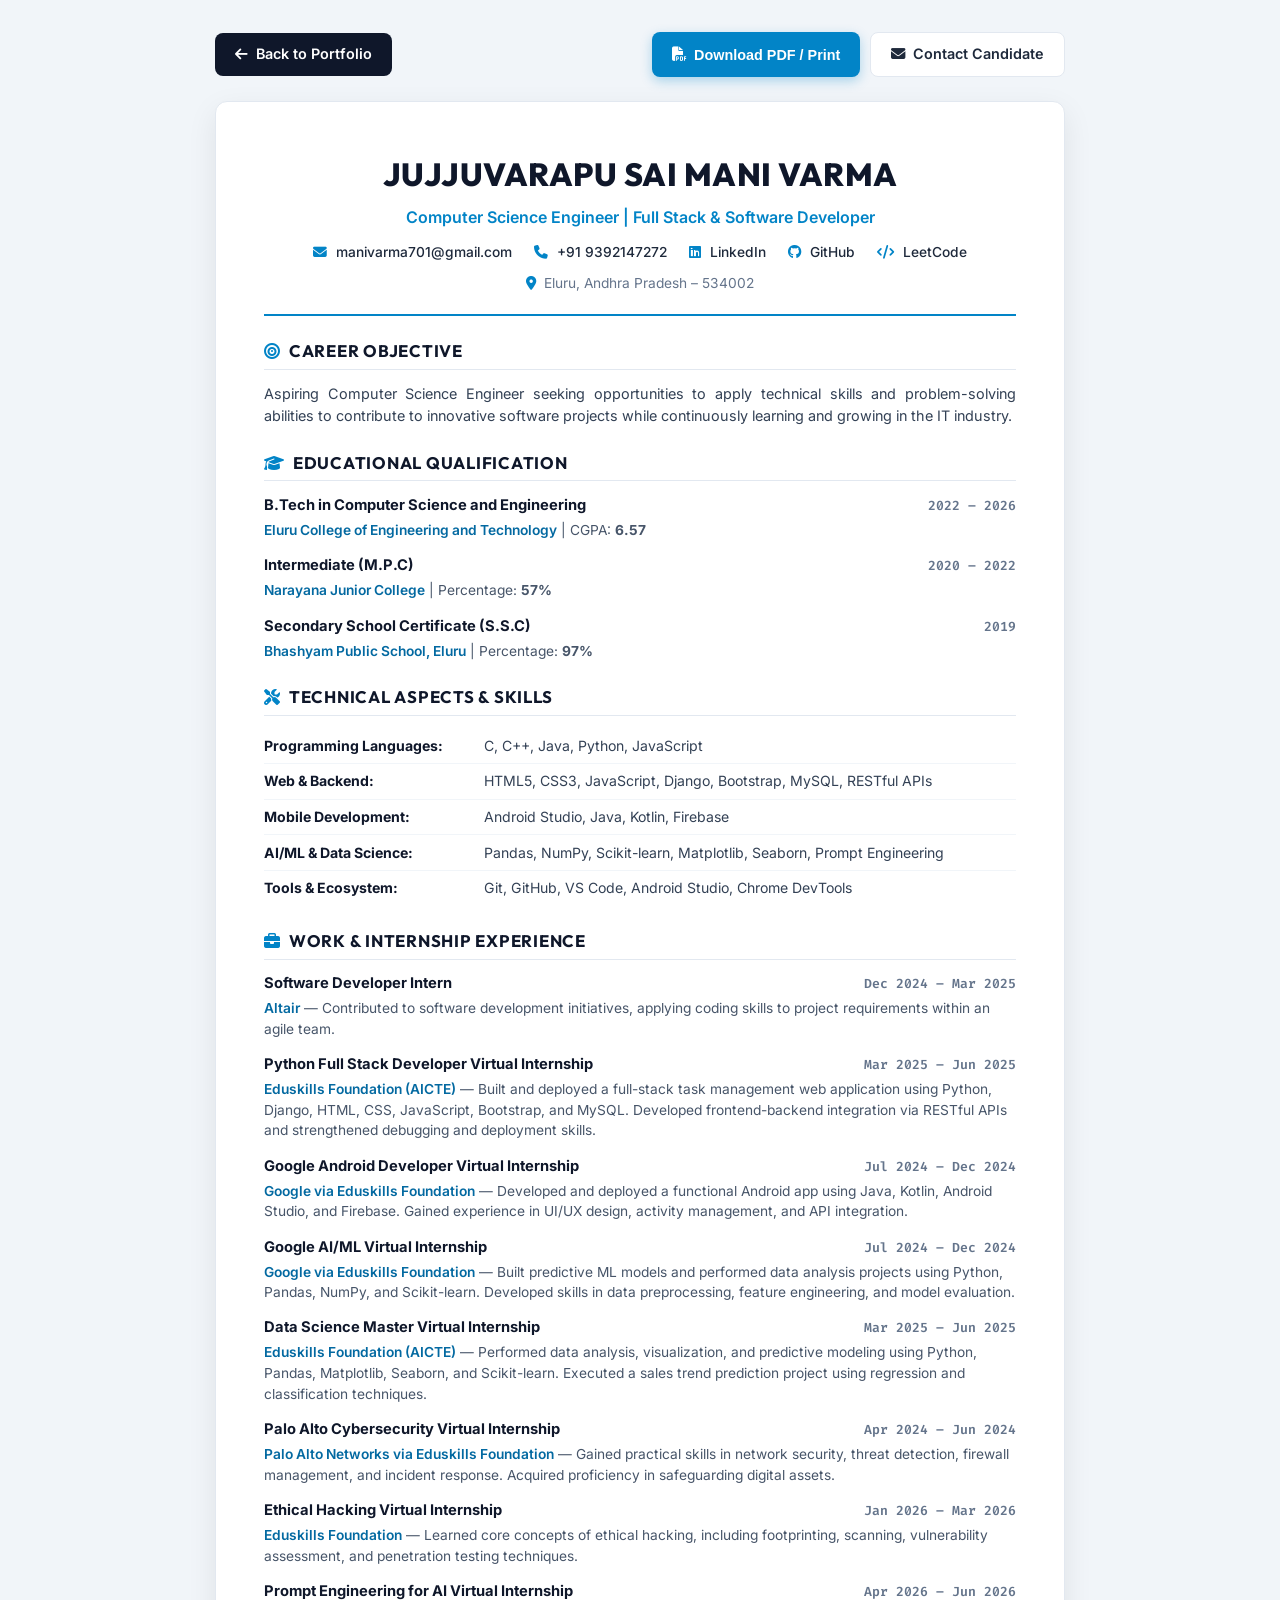
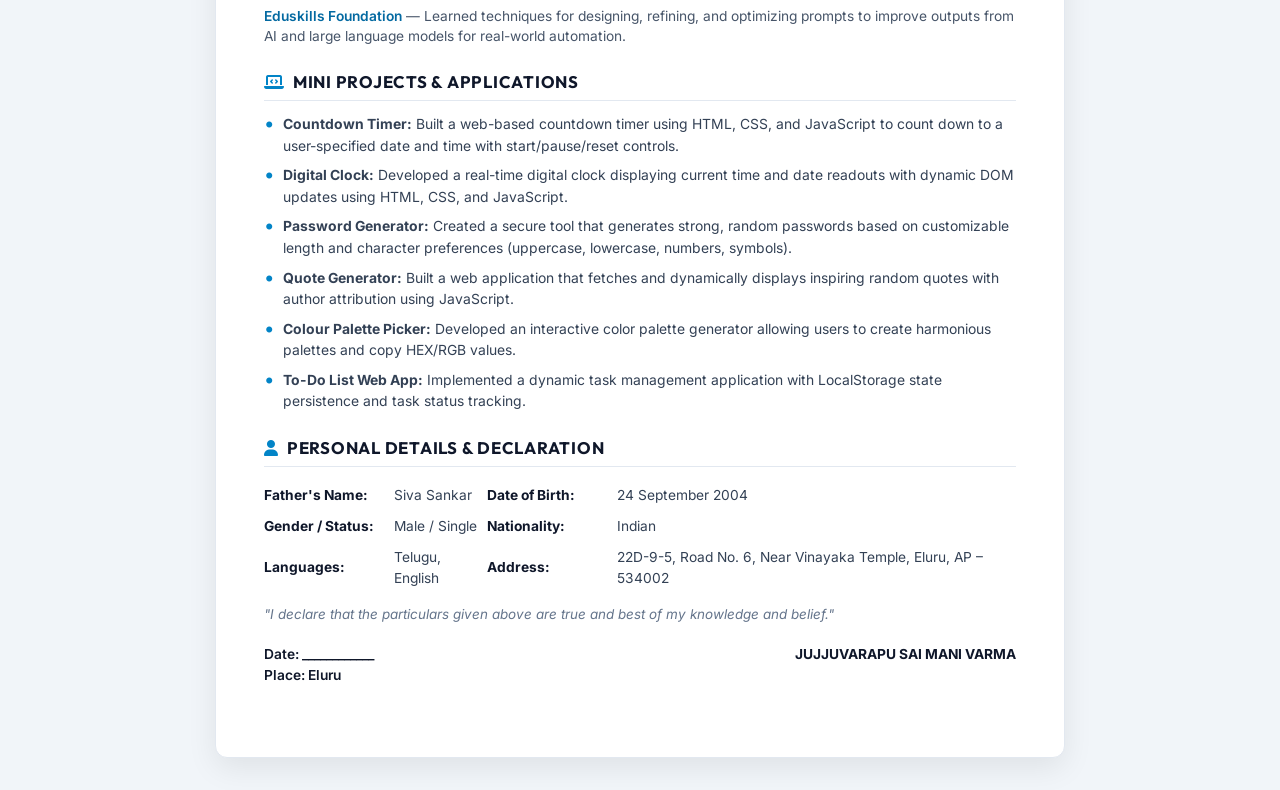
<file: resume.html>
<!DOCTYPE html>
<html lang="en">
<head>
  <meta charset="UTF-8" />
  <meta name="viewport" content="width=device-width, initial-scale=1.0" />
  <title>Resume — Jujjuvarapu Sai Mani Varma</title>
  <meta name="description" content="Official Resume of Jujjuvarapu Sai Mani Varma — Computer Science Engineer, Full Stack Python/Django, Android & AI/ML Developer." />

  <!-- Google Fonts: Inter & Outfit -->
  <link rel="preconnect" href="https://fonts.googleapis.com" />
  <link rel="preconnect" href="https://fonts.gstatic.com" crossorigin />
  <link href="https://fonts.googleapis.com/css2?family=Fira+Code:wght@400;500;600&family=Inter:wght@300;400;500;600;700&family=Outfit:wght@600;700;800&display=swap" rel="stylesheet" />

  <!-- FontAwesome 6 -->
  <link rel="stylesheet" href="https://cdnjs.cloudflare.com/ajax/libs/font-awesome/6.5.1/css/all.min.css" integrity="sha512-DTOQO9RWCH3ppGqcWaEA1BIZOC6xxalwEsw9c2QQeAIftl+Vegovlnee1c9QX4TctnWMn13TZye+giMm8e2LwA==" crossorigin="anonymous" referrerpolicy="no-referrer" />

  <style>
    /* ==========================================================================
       RESUME PAGE STYLING (Screen & Print / PDF Optimization)
       ========================================================================== */
    :root {
      --primary-color: #0284c7;
      --primary-dark: #0369a1;
      --text-dark: #1e293b;
      --text-muted: #64748b;
      --bg-page: #f1f5f9;
      --bg-sheet: #ffffff;
      --border-color: #e2e8f0;
      --accent-color: #6366f1;
    }

    * {
      box-sizing: border-box;
      margin: 0;
      padding: 0;
    }

    body {
      font-family: 'Inter', -apple-system, BlinkMacSystemFont, 'Segoe UI', Roboto, sans-serif;
      background-color: var(--bg-page);
      color: var(--text-dark);
      line-height: 1.55;
      padding: 2rem 1rem;
      -webkit-font-smoothing: antialiased;
    }

    /* Top Action Bar (Screen Only) */
    .action-bar {
      max-width: 850px;
      margin: 0 auto 1.5rem;
      display: flex;
      align-items: center;
      justify-content: space-between;
      gap: 1rem;
      flex-wrap: wrap;
    }

    .btn {
      display: inline-flex;
      align-items: center;
      gap: 0.5rem;
      padding: 0.65rem 1.25rem;
      font-size: 0.9rem;
      font-weight: 600;
      border-radius: 8px;
      border: none;
      cursor: pointer;
      text-decoration: none;
      transition: all 0.2s ease;
    }

    .btn-primary {
      background: #0284c7;
      color: #ffffff;
      box-shadow: 0 4px 12px rgba(2, 132, 199, 0.3);
    }
    .btn-primary:hover {
      background: #0369a1;
      transform: translateY(-2px);
    }

    .btn-dark {
      background: #0f172a;
      color: #ffffff;
    }
    .btn-dark:hover {
      background: #1e293b;
      transform: translateY(-2px);
    }

    .btn-outline {
      background: #ffffff;
      color: var(--text-dark);
      border: 1px solid var(--border-color);
    }
    .btn-outline:hover {
      background: #f8fafc;
      border-color: #cbd5e1;
    }

    /* A4 Resume Sheet */
    .resume-paper {
      max-width: 850px;
      margin: 0 auto;
      background: var(--bg-sheet);
      padding: 3rem;
      border-radius: 12px;
      box-shadow: 0 10px 30px rgba(0, 0, 0, 0.08);
      border: 1px solid var(--border-color);
    }

    /* Header */
    .resume-header {
      text-align: center;
      padding-bottom: 1.2rem;
      border-bottom: 2px solid var(--primary-color);
      margin-bottom: 1.4rem;
    }

    .name-title {
      font-family: 'Outfit', sans-serif;
      font-size: 2rem;
      font-weight: 800;
      color: #0f172a;
      letter-spacing: 0.5px;
      text-transform: uppercase;
      margin-bottom: 0.3rem;
    }

    .subtitle {
      font-size: 1rem;
      font-weight: 600;
      color: var(--primary-color);
      margin-bottom: 0.8rem;
    }

    .contact-info-grid {
      display: flex;
      justify-content: center;
      flex-wrap: wrap;
      gap: 0.6rem 1.4rem;
      font-size: 0.86rem;
      color: var(--text-muted);
    }

    .contact-info-grid a {
      color: var(--text-dark);
      text-decoration: none;
      font-weight: 500;
    }
    .contact-info-grid a:hover {
      color: var(--primary-color);
      text-decoration: underline;
    }

    .contact-info-grid i {
      color: var(--primary-color);
      margin-right: 0.3rem;
    }

    /* Sections */
    .section-block {
      margin-bottom: 1.4rem;
    }

    .section-title {
      font-family: 'Outfit', sans-serif;
      font-size: 1.05rem;
      font-weight: 700;
      color: #0f172a;
      text-transform: uppercase;
      letter-spacing: 0.75px;
      border-bottom: 1.5px solid var(--border-color);
      padding-bottom: 0.3rem;
      margin-bottom: 0.8rem;
      display: flex;
      align-items: center;
      gap: 0.5rem;
    }

    .section-title i {
      color: var(--primary-color);
      font-size: 1rem;
    }

    .section-content p {
      font-size: 0.9rem;
      color: #334155;
      text-align: justify;
    }

    /* Tables & Grids */
    .timeline-item {
      margin-bottom: 0.85rem;
    }

    .timeline-item:last-child {
      margin-bottom: 0;
    }

    .item-header {
      display: flex;
      justify-content: space-between;
      align-items: baseline;
      margin-bottom: 0.2rem;
      flex-wrap: wrap;
    }

    .item-title {
      font-size: 0.92rem;
      font-weight: 700;
      color: #0f172a;
    }

    .item-org {
      color: var(--primary-dark);
      font-weight: 600;
    }

    .item-date {
      font-size: 0.82rem;
      font-weight: 600;
      color: #64748b;
      font-family: 'Fira Code', monospace;
    }

    .item-desc {
      font-size: 0.86rem;
      color: #475569;
      line-height: 1.5;
    }

    /* Skill Matrix */
    .skills-table {
      width: 100%;
      border-collapse: collapse;
      font-size: 0.88rem;
    }

    .skills-table tr {
      border-bottom: 1px solid #f1f5f9;
    }

    .skills-table tr:last-child {
      border-bottom: none;
    }

    .skills-table td {
      padding: 0.4rem 0;
      vertical-align: top;
    }

    .skill-cat {
      width: 220px;
      font-weight: 700;
      color: #0f172a;
    }

    .skill-items {
      color: #334155;
    }

    /* Project Bullets */
    .bullet-list {
      list-style-type: none;
      padding-left: 0;
    }

    .bullet-list li {
      position: relative;
      padding-left: 1.2rem;
      margin-bottom: 0.5rem;
      font-size: 0.87rem;
      color: #334155;
    }

    .bullet-list li::before {
      content: '•';
      position: absolute;
      left: 0;
      color: var(--primary-color);
      font-size: 1.2rem;
      line-height: 1;
    }

    /* Personal Details Grid */
    .personal-table {
      width: 100%;
      border-collapse: collapse;
      font-size: 0.86rem;
      margin-bottom: 0.6rem;
    }

    .personal-table td {
      padding: 0.3rem 0;
    }

    .personal-table td:nth-child(1), .personal-table td:nth-child(3) {
      font-weight: 700;
      color: #0f172a;
      width: 130px;
    }

    .personal-table td:nth-child(2), .personal-table td:nth-child(4) {
      color: #334155;
    }

    .declaration-text {
      font-size: 0.84rem;
      color: #64748b;
      font-style: italic;
      margin-top: 0.6rem;
    }

    .signature-row {
      display: flex;
      justify-content: space-between;
      margin-top: 1.2rem;
      font-size: 0.86rem;
      font-weight: 600;
      color: #0f172a;
    }

    /* Print Optimization */
    @media print {
      body {
        background: #ffffff !important;
        padding: 0 !important;
      }
      .action-bar {
        display: none !important;
      }
      .resume-paper {
        box-shadow: none !important;
        border: none !important;
        padding: 0 !important;
        max-width: 100% !important;
      }
      .section-block {
        page-break-inside: avoid;
      }
      a {
        text-decoration: none !important;
        color: inherit !important;
      }
    }
  </style>
</head>
<body>

  <!-- Top Action Bar -->
  <div class="action-bar">
    <a href="index.html" class="btn btn-dark">
      <i class="fa-solid fa-arrow-left"></i> Back to Portfolio
    </a>
    <div style="display: flex; gap: 0.6rem;">
      <button class="btn btn-primary" onclick="window.print()">
        <i class="fa-solid fa-file-pdf"></i> Download PDF / Print
      </button>
      <a href="index.html#contact" class="btn btn-outline">
        <i class="fa-solid fa-envelope"></i> Contact Candidate
      </a>
    </div>
  </div>

  <!-- Resume Sheet Container -->
  <main class="resume-paper" id="resume-sheet">

    <!-- Header -->
    <header class="resume-header">
      <h1 class="name-title">JUJJUVARAPU SAI MANI VARMA</h1>
      <div class="subtitle">Computer Science Engineer | Full Stack & Software Developer</div>
      <div class="contact-info-grid">
        <span><i class="fa-solid fa-envelope"></i> <a href="mailto:manivarma701@gmail.com">manivarma701@gmail.com</a></span>
        <span><i class="fa-solid fa-phone"></i> <a href="tel:+919392147272">+91 9392147272</a></span>
        <span><i class="fa-brands fa-linkedin"></i> <a href="https://www.linkedin.com/in/jujjuvarapu-sai-mani-varma-2842a026a" target="_blank" rel="noopener">LinkedIn</a></span>
        <span><i class="fa-brands fa-github"></i> <a href="https://github.com/manivarma701-jpg" target="_blank" rel="noopener">GitHub</a></span>
        <span><i class="fa-solid fa-code"></i> <a href="https://www.leetcode.com/u/saimanivarma/" target="_blank" rel="noopener">LeetCode</a></span>
        <span><i class="fa-solid fa-location-dot"></i> Eluru, Andhra Pradesh – 534002</span>
      </div>
    </header>

    <!-- Career Objective -->
    <section class="section-block">
      <h2 class="section-title"><i class="fa-solid fa-bullseye"></i> Career Objective</h2>
      <div class="section-content">
        <p>Aspiring Computer Science Engineer seeking opportunities to apply technical skills and problem-solving abilities to contribute to innovative software projects while continuously learning and growing in the IT industry.</p>
      </div>
    </section>

    <!-- Educational Qualification -->
    <section class="section-block">
      <h2 class="section-title"><i class="fa-solid fa-graduation-cap"></i> Educational Qualification</h2>
      <div class="section-content">
        
        <div class="timeline-item">
          <div class="item-header">
            <span class="item-title">B.Tech in Computer Science and Engineering</span>
            <span class="item-date">2022 – 2026</span>
          </div>
          <div class="item-desc">
            <span class="item-org">Eluru College of Engineering and Technology</span> | CGPA: <strong>6.57</strong>
          </div>
        </div>

        <div class="timeline-item">
          <div class="item-header">
            <span class="item-title">Intermediate (M.P.C)</span>
            <span class="item-date">2020 – 2022</span>
          </div>
          <div class="item-desc">
            <span class="item-org">Narayana Junior College</span> | Percentage: <strong>57%</strong>
          </div>
        </div>

        <div class="timeline-item">
          <div class="item-header">
            <span class="item-title">Secondary School Certificate (S.S.C)</span>
            <span class="item-date">2019</span>
          </div>
          <div class="item-desc">
            <span class="item-org">Bhashyam Public School, Eluru</span> | Percentage: <strong>97%</strong>
          </div>
        </div>

      </div>
    </section>

    <!-- Technical Skills -->
    <section class="section-block">
      <h2 class="section-title"><i class="fa-solid fa-screwdriver-wrench"></i> Technical Aspects & Skills</h2>
      <table class="skills-table">
        <tr>
          <td class="skill-cat">Programming Languages:</td>
          <td class="skill-items">C, C++, Java, Python, JavaScript</td>
        </tr>
        <tr>
          <td class="skill-cat">Web & Backend:</td>
          <td class="skill-items">HTML5, CSS3, JavaScript, Django, Bootstrap, MySQL, RESTful APIs</td>
        </tr>
        <tr>
          <td class="skill-cat">Mobile Development:</td>
          <td class="skill-items">Android Studio, Java, Kotlin, Firebase</td>
        </tr>
        <tr>
          <td class="skill-cat">AI/ML & Data Science:</td>
          <td class="skill-items">Pandas, NumPy, Scikit-learn, Matplotlib, Seaborn, Prompt Engineering</td>
        </tr>
        <tr>
          <td class="skill-cat">Tools & Ecosystem:</td>
          <td class="skill-items">Git, GitHub, VS Code, Android Studio, Chrome DevTools</td>
        </tr>
      </table>
    </section>

    <!-- Internship Experience -->
    <section class="section-block">
      <h2 class="section-title"><i class="fa-solid fa-briefcase"></i> Work & Internship Experience</h2>
      
      <div class="timeline-item">
        <div class="item-header">
          <span class="item-title">Software Developer Intern</span>
          <span class="item-date">Dec 2024 – Mar 2025</span>
        </div>
        <div class="item-desc"><strong class="item-org">Altair</strong> — Contributed to software development initiatives, applying coding skills to project requirements within an agile team.</div>
      </div>

      <div class="timeline-item">
        <div class="item-header">
          <span class="item-title">Python Full Stack Developer Virtual Internship</span>
          <span class="item-date">Mar 2025 – Jun 2025</span>
        </div>
        <div class="item-desc"><strong class="item-org">Eduskills Foundation (AICTE)</strong> — Built and deployed a full-stack task management web application using Python, Django, HTML, CSS, JavaScript, Bootstrap, and MySQL. Developed frontend-backend integration via RESTful APIs and strengthened debugging and deployment skills.</div>
      </div>

      <div class="timeline-item">
        <div class="item-header">
          <span class="item-title">Google Android Developer Virtual Internship</span>
          <span class="item-date">Jul 2024 – Dec 2024</span>
        </div>
        <div class="item-desc"><strong class="item-org">Google via Eduskills Foundation</strong> — Developed and deployed a functional Android app using Java, Kotlin, Android Studio, and Firebase. Gained experience in UI/UX design, activity management, and API integration.</div>
      </div>

      <div class="timeline-item">
        <div class="item-header">
          <span class="item-title">Google AI/ML Virtual Internship</span>
          <span class="item-date">Jul 2024 – Dec 2024</span>
        </div>
        <div class="item-desc"><strong class="item-org">Google via Eduskills Foundation</strong> — Built predictive ML models and performed data analysis projects using Python, Pandas, NumPy, and Scikit-learn. Developed skills in data preprocessing, feature engineering, and model evaluation.</div>
      </div>

      <div class="timeline-item">
        <div class="item-header">
          <span class="item-title">Data Science Master Virtual Internship</span>
          <span class="item-date">Mar 2025 – Jun 2025</span>
        </div>
        <div class="item-desc"><strong class="item-org">Eduskills Foundation (AICTE)</strong> — Performed data analysis, visualization, and predictive modeling using Python, Pandas, Matplotlib, Seaborn, and Scikit-learn. Executed a sales trend prediction project using regression and classification techniques.</div>
      </div>

      <div class="timeline-item">
        <div class="item-header">
          <span class="item-title">Palo Alto Cybersecurity Virtual Internship</span>
          <span class="item-date">Apr 2024 – Jun 2024</span>
        </div>
        <div class="item-desc"><strong class="item-org">Palo Alto Networks via Eduskills Foundation</strong> — Gained practical skills in network security, threat detection, firewall management, and incident response. Acquired proficiency in safeguarding digital assets.</div>
      </div>

      <div class="timeline-item">
        <div class="item-header">
          <span class="item-title">Ethical Hacking Virtual Internship</span>
          <span class="item-date">Jan 2026 – Mar 2026</span>
        </div>
        <div class="item-desc"><strong class="item-org">Eduskills Foundation</strong> — Learned core concepts of ethical hacking, including footprinting, scanning, vulnerability assessment, and penetration testing techniques.</div>
      </div>

      <div class="timeline-item">
        <div class="item-header">
          <span class="item-title">Prompt Engineering for AI Virtual Internship</span>
          <span class="item-date">Apr 2026 – Jun 2026</span>
        </div>
        <div class="item-desc"><strong class="item-org">Eduskills Foundation</strong> — Learned techniques for designing, refining, and optimizing prompts to improve outputs from AI and large language models for real-world automation.</div>
      </div>

    </section>

    <!-- Mini Projects -->
    <section class="section-block">
      <h2 class="section-title"><i class="fa-solid fa-laptop-code"></i> Mini Projects & Applications</h2>
      <ul class="bullet-list">
        <li><strong>Countdown Timer:</strong> Built a web-based countdown timer using HTML, CSS, and JavaScript to count down to a user-specified date and time with start/pause/reset controls.</li>
        <li><strong>Digital Clock:</strong> Developed a real-time digital clock displaying current time and date readouts with dynamic DOM updates using HTML, CSS, and JavaScript.</li>
        <li><strong>Password Generator:</strong> Created a secure tool that generates strong, random passwords based on customizable length and character preferences (uppercase, lowercase, numbers, symbols).</li>
        <li><strong>Quote Generator:</strong> Built a web application that fetches and dynamically displays inspiring random quotes with author attribution using JavaScript.</li>
        <li><strong>Colour Palette Picker:</strong> Developed an interactive color palette generator allowing users to create harmonious palettes and copy HEX/RGB values.</li>
        <li><strong>To-Do List Web App:</strong> Implemented a dynamic task management application with LocalStorage state persistence and task status tracking.</li>
      </ul>
    </section>

    <!-- Personal Details & Declaration -->
    <section class="section-block">
      <h2 class="section-title"><i class="fa-solid fa-user"></i> Personal Details & Declaration</h2>
      
      <table class="personal-table">
        <tr>
          <td>Father's Name:</td>
          <td>Siva Sankar</td>
          <td>Date of Birth:</td>
          <td>24 September 2004</td>
        </tr>
        <tr>
          <td>Gender / Status:</td>
          <td>Male / Single</td>
          <td>Nationality:</td>
          <td>Indian</td>
        </tr>
        <tr>
          <td>Languages:</td>
          <td>Telugu, English</td>
          <td>Address:</td>
          <td>22D-9-5, Road No. 6, Near Vinayaka Temple, Eluru, AP – 534002</td>
        </tr>
      </table>

      <p class="declaration-text">
        "I declare that the particulars given above are true and best of my knowledge and belief."
      </p>

      <div class="signature-row">
        <div>
          <span>Date: ____________</span><br />
          <span>Place: Eluru</span>
        </div>
        <div style="text-align: right;">
          <strong>JUJJUVARAPU SAI MANI VARMA</strong>
        </div>
      </div>
    </section>

  </main>

</body>
</html>
</file>
<file: styles.css>
/* ==========================================================================
   JUJJUVARAPU SAI MANI VARMA — PORTFOLIO & RESUME STYLESHEET
   Design: Modern Glassmorphic Dark System with Rich Micro-Interactions
   ========================================================================== */

/* --------------------------------------------------------------------------
   1. CSS Custom Properties / Design Tokens
   -------------------------------------------------------------------------- */
:root {
  /* Color Palette */
  --bg-dark: #070d18;
  --bg-surface: #0c1424;
  --bg-surface-elevated: #111c33;
  --bg-card: rgba(13, 22, 38, 0.78);
  --bg-glass: rgba(255, 255, 255, 0.035);
  --bg-glass-hover: rgba(255, 255, 255, 0.07);

  /* Borders & Dividers */
  --border-subtle: rgba(255, 255, 255, 0.07);
  --border-card: rgba(255, 255, 255, 0.1);
  --border-accent: rgba(6, 182, 212, 0.35);

  /* Primary Accent & Gradients */
  --accent-cyan: #06b6d4;
  --accent-cyan-light: #22d3ee;
  --accent-indigo: #6366f1;
  --accent-purple: #a855f7;
  --accent-blue: #3b82f6;
  --accent-emerald: #10b981;
  --accent-orange: #f97316;
  --accent-pink: #ec4899;
  --accent-gold: #fbbf24;

  --gradient-primary: linear-gradient(135deg, #06b6d4 0%, #6366f1 50%, #a855f7 100%);
  --gradient-card: linear-gradient(180deg, rgba(255, 255, 255, 0.05) 0%, rgba(255, 255, 255, 0.01) 100%);
  --gradient-glow: radial-gradient(circle, rgba(6, 182, 212, 0.15) 0%, transparent 70%);

  /* Text Colors */
  --text-main: #f1f5f9;
  --text-muted: #94a3b8;
  --text-dim: #64748b;
  --text-white: #ffffff;

  /* Typography */
  --font-heading: 'Outfit', -apple-system, BlinkMacSystemFont, 'Segoe UI', Roboto, sans-serif;
  --font-body: 'Inter', -apple-system, BlinkMacSystemFont, 'Segoe UI', Roboto, sans-serif;
  --font-mono: 'Fira Code', monospace;

  /* Shadows & Elevation */
  --shadow-sm: 0 4px 12px rgba(0, 0, 0, 0.2);
  --shadow-md: 0 10px 30px rgba(0, 0, 0, 0.35);
  --shadow-lg: 0 20px 50px rgba(0, 0, 0, 0.5);
  --shadow-glow: 0 0 35px rgba(6, 182, 212, 0.25);

  /* Layout & Transitions */
  --container-max: 1140px;
  --radius-sm: 8px;
  --radius-md: 14px;
  --radius-lg: 20px;
  --radius-full: 9999px;
  --transition-fast: 0.2s ease;
  --transition-normal: 0.3s cubic-bezier(0.4, 0, 0.2, 1);
  --transition-bounce: 0.4s cubic-bezier(0.34, 1.56, 0.64, 1);
}

/* --------------------------------------------------------------------------
   2. Reset & Global Styles
   -------------------------------------------------------------------------- */
*, *::before, *::after {
  box-sizing: border-box;
  margin: 0;
  padding: 0;
}

html {
  scroll-behavior: smooth;
  font-size: 16px;
  scroll-padding-top: 80px;
}

body {
  min-height: 100vh;
  background-color: var(--bg-dark);
  color: var(--text-main);
  font-family: var(--font-body);
  line-height: 1.65;
  overflow-x: hidden;
  position: relative;
  -webkit-font-smoothing: antialiased;
}

/* Custom Scrollbar */
::-webkit-scrollbar {
  width: 8px;
}
::-webkit-scrollbar-track {
  background: var(--bg-dark);
}
::-webkit-scrollbar-thumb {
  background: #1e293b;
  border-radius: 4px;
}
::-webkit-scrollbar-thumb:hover {
  background: var(--accent-cyan);
}

h1, h2, h3, h4, h5, h6 {
  font-family: var(--font-heading);
  color: var(--text-white);
  line-height: 1.25;
  font-weight: 700;
}

p {
  color: var(--text-muted);
}

a {
  color: inherit;
  text-decoration: none;
  transition: color var(--transition-fast);
}

button, input, textarea {
  font-family: inherit;
  color: inherit;
}

.container {
  width: 100%;
  max-width: var(--container-max);
  margin: 0 auto;
  padding: 0 1.5rem;
}

.gradient-text {
  background: var(--gradient-primary);
  -webkit-background-clip: text;
  -webkit-text-fill-color: transparent;
  display: inline-block;
}

.text-white { color: var(--text-white); }
.text-cyan { color: var(--accent-cyan); }
.text-gold { color: var(--accent-gold); }

/* --------------------------------------------------------------------------
   3. Ambient Decorative Glows
   -------------------------------------------------------------------------- */
.ambient-glow {
  position: fixed;
  border-radius: 50%;
  filter: blur(130px);
  pointer-events: none;
  z-index: 0;
  opacity: 0.45;
}

.glow-1 {
  top: -10%;
  left: -5%;
  width: 500px;
  height: 500px;
  background: radial-gradient(circle, rgba(6, 182, 212, 0.3), transparent 70%);
}

.glow-2 {
  top: 35%;
  right: -10%;
  width: 600px;
  height: 600px;
  background: radial-gradient(circle, rgba(99, 102, 241, 0.25), transparent 70%);
}

.glow-3 {
  bottom: 5%;
  left: 20%;
  width: 550px;
  height: 550px;
  background: radial-gradient(circle, rgba(168, 85, 247, 0.2), transparent 70%);
}

/* --------------------------------------------------------------------------
   4. Glassmorphism Panels
   -------------------------------------------------------------------------- */
.glass-panel {
  background: var(--bg-card);
  backdrop-filter: blur(14px);
  -webkit-backdrop-filter: blur(14px);
  border: 1px solid var(--border-card);
  border-radius: var(--radius-md);
  box-shadow: var(--shadow-md);
  transition: transform var(--transition-normal), border-color var(--transition-normal), box-shadow var(--transition-normal);
  position: relative;
  overflow: hidden;
}

.glass-panel::before {
  content: '';
  position: absolute;
  top: 0;
  left: 0;
  right: 0;
  height: 1px;
  background: linear-gradient(90deg, transparent, rgba(255, 255, 255, 0.15), transparent);
}

.glass-panel:hover {
  border-color: var(--border-accent);
  box-shadow: var(--shadow-lg), 0 0 20px rgba(6, 182, 212, 0.12);
}

/* --------------------------------------------------------------------------
   5. Buttons
   -------------------------------------------------------------------------- */
.btn {
  display: inline-flex;
  align-items: center;
  justify-content: center;
  gap: 0.6rem;
  padding: 0.75rem 1.5rem;
  font-size: 0.95rem;
  font-weight: 600;
  border-radius: var(--radius-sm);
  border: none;
  cursor: pointer;
  transition: all var(--transition-normal);
  text-decoration: none;
}

.btn-primary {
  background: var(--gradient-primary);
  color: #ffffff;
  box-shadow: 0 4px 18px rgba(6, 182, 212, 0.35);
}

.btn-primary:hover {
  transform: translateY(-2px);
  box-shadow: 0 6px 24px rgba(6, 182, 212, 0.55);
}

.btn-glass {
  background: rgba(255, 255, 255, 0.05);
  color: var(--text-main);
  border: 1px solid var(--border-subtle);
  backdrop-filter: blur(10px);
}

.btn-glass:hover {
  background: rgba(255, 255, 255, 0.1);
  border-color: var(--accent-cyan);
  color: var(--accent-cyan-light);
  transform: translateY(-2px);
}

.btn-outline {
  background: transparent;
  color: var(--text-main);
  border: 1px solid var(--border-subtle);
}

.btn-outline:hover {
  border-color: var(--accent-cyan);
  color: var(--accent-cyan);
}

.btn-sm {
  padding: 0.5rem 1.05rem;
  font-size: 0.85rem;
  border-radius: 6px;
}

.btn-block {
  width: 100%;
}

/* --------------------------------------------------------------------------
   6. Navigation Header
   -------------------------------------------------------------------------- */
.navbar {
  position: sticky;
  top: 0;
  left: 0;
  width: 100%;
  z-index: 1000;
  background: rgba(7, 13, 24, 0.8);
  backdrop-filter: blur(16px);
  -webkit-backdrop-filter: blur(16px);
  border-bottom: 1px solid var(--border-subtle);
}

.nav-container {
  display: flex;
  align-items: center;
  justify-content: space-between;
  height: 72px;
}

.logo {
  display: flex;
  align-items: center;
  gap: 0.2rem;
  font-family: var(--font-heading);
  font-size: 1.25rem;
  font-weight: 700;
  color: var(--text-white);
  letter-spacing: -0.5px;
}

.logo-bracket {
  color: var(--accent-cyan);
  font-family: var(--font-mono);
}

.nav-links {
  display: flex;
  align-items: center;
  gap: 1.1rem;
}

.nav-item {
  display: flex;
  align-items: center;
  gap: 0.4rem;
  font-size: 0.88rem;
  font-weight: 500;
  color: var(--text-muted);
  padding: 0.45rem 0.65rem;
  border-radius: var(--radius-sm);
  transition: all var(--transition-fast);
}

.nav-item:hover, .nav-item.active {
  color: var(--text-white);
  background: rgba(255, 255, 255, 0.05);
}

.nav-item.active {
  color: var(--accent-cyan);
  border-bottom: 2px solid var(--accent-cyan);
}

.nav-actions {
  display: flex;
  align-items: center;
  gap: 0.8rem;
}

.hamburger-btn {
  display: none;
  flex-direction: column;
  justify-content: space-between;
  width: 28px;
  height: 20px;
  background: transparent;
  border: none;
  cursor: pointer;
  padding: 0;
  z-index: 1010;
}

.hamburger-btn span {
  width: 100%;
  height: 2px;
  background-color: var(--text-white);
  border-radius: 2px;
  transition: all var(--transition-normal);
}

.hamburger-btn.open span:nth-child(1) { transform: translateY(9px) rotate(45deg); }
.hamburger-btn.open span:nth-child(2) { opacity: 0; }
.hamburger-btn.open span:nth-child(3) { transform: translateY(-9px) rotate(-45deg); }

/* Mobile Menu */
.mobile-menu {
  display: none;
  flex-direction: column;
  background: rgba(12, 20, 36, 0.98);
  backdrop-filter: blur(20px);
  border-bottom: 1px solid var(--border-card);
  padding: 1.5rem 2rem;
  gap: 0.9rem;
}

.mobile-menu.open {
  display: flex;
}

.mobile-nav-item {
  display: flex;
  align-items: center;
  gap: 0.8rem;
  font-size: 1.05rem;
  font-weight: 500;
  color: var(--text-main);
  padding: 0.5rem 0;
  border-bottom: 1px solid rgba(255, 255, 255, 0.04);
}

.mobile-nav-item i {
  color: var(--accent-cyan);
}

.mobile-menu-socials {
  display: flex;
  gap: 0.8rem;
  padding-top: 0.5rem;
  flex-wrap: wrap;
}

.mobile-menu-socials a {
  display: flex;
  align-items: center;
  justify-content: center;
  width: 38px;
  height: 38px;
  border-radius: var(--radius-sm);
  background: rgba(255, 255, 255, 0.05);
  color: var(--text-main);
  font-size: 1.1rem;
}

/* --------------------------------------------------------------------------
   7. Hero Section
   -------------------------------------------------------------------------- */
.hero-section {
  position: relative;
  z-index: 1;
  padding: 5.5rem 0 4.5rem;
}

.hero-grid {
  display: grid;
  grid-template-columns: 1.25fr 0.75fr;
  gap: 3rem;
  align-items: center;
}

.status-pill {
  display: inline-flex;
  align-items: center;
  gap: 0.6rem;
  padding: 0.4rem 0.95rem;
  background: rgba(16, 185, 129, 0.1);
  border: 1px solid rgba(16, 185, 129, 0.25);
  border-radius: var(--radius-full);
  font-size: 0.82rem;
  font-weight: 600;
  color: #34d399;
  margin-bottom: 1.2rem;
}

.status-dot {
  width: 8px;
  height: 8px;
  border-radius: 50%;
  background: #10b981;
  box-shadow: 0 0 10px #10b981;
  animation: pulse-dot 2s infinite;
}

@keyframes pulse-dot {
  0%, 100% { transform: scale(0.95); opacity: 0.7; }
  50% { transform: scale(1.3); opacity: 1; box-shadow: 0 0 15px #10b981; }
}

.hero-title {
  font-size: 2.75rem;
  font-weight: 800;
  letter-spacing: -1px;
  margin-bottom: 0.7rem;
  line-height: 1.15;
}

.hero-role {
  display: flex;
  align-items: center;
  gap: 0.6rem;
  font-size: 1.22rem;
  font-weight: 600;
  margin-bottom: 1rem;
  font-family: var(--font-heading);
}

.code-icon {
  color: var(--accent-cyan);
}

.role-highlight {
  color: var(--accent-cyan-light);
}

.role-sub {
  color: var(--text-dim);
  font-weight: 400;
}

.hero-bio {
  font-size: 1.02rem;
  color: var(--text-muted);
  line-height: 1.7;
  max-width: 580px;
  margin-bottom: 1.4rem;
}

/* Quick Meta Items in Hero */
.hero-quick-meta {
  display: flex;
  flex-wrap: wrap;
  gap: 1.2rem;
  margin-bottom: 1.8rem;
  padding: 0.8rem 1.2rem;
  background: rgba(255, 255, 255, 0.025);
  border: 1px solid var(--border-subtle);
  border-radius: var(--radius-sm);
  width: fit-content;
}

.quick-meta-item {
  display: flex;
  align-items: center;
  gap: 0.5rem;
  font-size: 0.88rem;
  color: var(--text-main);
}

.quick-meta-item i {
  color: var(--accent-cyan);
}

.quick-meta-item a:hover {
  color: var(--accent-cyan);
}

.hero-buttons {
  display: flex;
  align-items: center;
  gap: 0.9rem;
  margin-bottom: 2rem;
  flex-wrap: wrap;
}

.hero-socials {
  display: flex;
  align-items: center;
  gap: 0.75rem;
}

.socials-label {
  font-size: 0.85rem;
  font-weight: 600;
  color: var(--text-dim);
  text-transform: uppercase;
  letter-spacing: 0.5px;
  margin-right: 0.3rem;
}

.social-icon-btn {
  display: inline-flex;
  align-items: center;
  justify-content: center;
  width: 40px;
  height: 40px;
  border-radius: 10px;
  background: var(--bg-surface);
  border: 1px solid var(--border-card);
  color: var(--text-muted);
  font-size: 1.1rem;
  transition: all var(--transition-fast);
}

.social-icon-btn:hover {
  background: var(--bg-surface-elevated);
  border-color: var(--accent-cyan);
  color: var(--accent-cyan-light);
  transform: translateY(-3px);
  box-shadow: 0 6px 15px rgba(6, 182, 212, 0.2);
}

/* Avatar Visual */
.hero-visual {
  display: flex;
  justify-content: center;
  position: relative;
}

.avatar-wrapper {
  position: relative;
  width: 270px;
  height: 270px;
}

.avatar-glow-ring {
  position: absolute;
  inset: -12px;
  border-radius: 32px;
  background: var(--gradient-primary);
  filter: blur(20px);
  opacity: 0.55;
  z-index: 0;
  animation: rotate-glow 8s linear infinite;
}

@keyframes rotate-glow {
  0% { transform: rotate(0deg); }
  100% { transform: rotate(360deg); }
}

.avatar-card {
  position: relative;
  width: 100%;
  height: 100%;
  border-radius: 26px;
  background: var(--bg-surface);
  border: 2px solid rgba(255, 255, 255, 0.15);
  overflow: hidden;
  z-index: 1;
  box-shadow: var(--shadow-lg);
}

.profile-img {
  width: 100%;
  height: 100%;
  object-fit: cover;
  display: block;
}

.avatar-badge {
  position: absolute;
  bottom: 12px;
  left: 50%;
  transform: translateX(-50%);
  background: rgba(7, 13, 24, 0.85);
  backdrop-filter: blur(8px);
  border: 1px solid var(--border-accent);
  padding: 0.35rem 0.9rem;
  border-radius: var(--radius-full);
  display: flex;
  align-items: center;
  gap: 0.4rem;
  font-size: 0.78rem;
  font-weight: 700;
  color: var(--accent-cyan);
  white-space: nowrap;
}

/* Floating Tech Badges */
.floating-badge {
  position: absolute;
  width: 44px;
  height: 44px;
  border-radius: 12px;
  background: var(--bg-surface-elevated);
  border: 1px solid rgba(255, 255, 255, 0.15);
  display: flex;
  align-items: center;
  justify-content: center;
  font-size: 1.4rem;
  z-index: 2;
  box-shadow: var(--shadow-md);
  animation: float 4s ease-in-out infinite;
}

.badge-python {
  top: -10px;
  right: -10px;
  color: #3776ab;
  animation-delay: 0s;
}

.badge-js {
  bottom: 15px;
  left: -20px;
  color: #f7df1e;
  animation-delay: 1.3s;
}

.badge-java {
  top: 45%;
  right: -24px;
  color: #ea2d2e;
  animation-delay: 2.6s;
}

.badge-android {
  top: -10px;
  left: 10px;
  color: #3ddc84;
  animation-delay: 1.8s;
}

@keyframes float {
  0%, 100% { transform: translateY(0); }
  50% { transform: translateY(-8px); }
}

/* --------------------------------------------------------------------------
   8. Section Headers
   -------------------------------------------------------------------------- */
.section {
  padding: 5.5rem 0;
  position: relative;
  z-index: 1;
}

.section-header {
  text-align: center;
  max-width: 680px;
  margin: 0 auto 3.5rem;
}

.section-tag {
  display: inline-flex;
  align-items: center;
  gap: 0.4rem;
  font-size: 0.82rem;
  font-weight: 700;
  text-transform: uppercase;
  letter-spacing: 1px;
  color: var(--accent-cyan);
  background: rgba(6, 182, 212, 0.1);
  border: 1px solid rgba(6, 182, 212, 0.2);
  padding: 0.35rem 0.85rem;
  border-radius: var(--radius-full);
  margin-bottom: 0.8rem;
}

.section-title {
  font-size: 2.25rem;
  margin-bottom: 0.8rem;
}

.section-subtitle {
  font-size: 1.02rem;
  color: var(--text-muted);
}

/* --------------------------------------------------------------------------
   9. About Section & Personal Details
   -------------------------------------------------------------------------- */
.about-grid {
  display: grid;
  grid-template-columns: 1.15fr 0.85fr;
  gap: 2rem;
  margin-bottom: 2.5rem;
}

.about-story-card {
  display: flex;
  flex-direction: column;
}

.panel-header {
  display: flex;
  align-items: center;
  padding: 0.8rem 1.2rem;
  background: rgba(0, 0, 0, 0.3);
  border-bottom: 1px solid var(--border-subtle);
  gap: 0.45rem;
}

.dot { width: 10px; height: 10px; border-radius: 50%; }
.dot.red { background: #ef4444; }
.dot.yellow { background: #f59e0b; }
.dot.green { background: #10b981; }

.panel-title {
  font-family: var(--font-mono);
  font-size: 0.8rem;
  color: var(--text-dim);
  margin-left: 0.5rem;
}

.panel-body {
  padding: 1.8rem;
  display: flex;
  flex-direction: column;
  gap: 1rem;
}

.story-lead {
  font-size: 1.05rem;
  color: var(--text-main);
  line-height: 1.7;
}

.personal-details-grid {
  display: grid;
  grid-template-columns: 1fr 1fr;
  gap: 1rem;
  padding-top: 1.2rem;
  border-top: 1px solid var(--border-subtle);
  margin-top: 0.5rem;
}

.detail-item {
  display: flex;
  flex-direction: column;
  gap: 0.2rem;
}

.detail-item.full-span {
  grid-column: span 2;
}

.detail-label {
  font-size: 0.76rem;
  font-weight: 600;
  text-transform: uppercase;
  color: var(--text-dim);
  display: flex;
  align-items: center;
  gap: 0.35rem;
}

.detail-label i {
  color: var(--accent-cyan);
}

.detail-val {
  font-size: 0.88rem;
  color: var(--text-white);
  font-weight: 500;
}

.about-cards-grid {
  display: grid;
  grid-template-columns: 1fr 1fr;
  gap: 1.2rem;
}

.feature-card {
  padding: 1.4rem;
  display: flex;
  flex-direction: column;
}

.feature-icon-box {
  width: 46px;
  height: 46px;
  border-radius: 12px;
  display: flex;
  align-items: center;
  justify-content: center;
  font-size: 1.25rem;
  margin-bottom: 0.9rem;
}

.feature-icon-box.cyan { background: rgba(6, 182, 212, 0.12); color: var(--accent-cyan); }
.feature-icon-box.purple { background: rgba(168, 85, 247, 0.12); color: var(--accent-purple); }
.feature-icon-box.blue { background: rgba(59, 130, 246, 0.12); color: var(--accent-blue); }
.feature-icon-box.orange { background: rgba(249, 115, 22, 0.12); color: var(--accent-orange); }

.feature-card h3 {
  font-size: 1.05rem;
  margin-bottom: 0.4rem;
}

.feature-card p {
  font-size: 0.86rem;
  line-height: 1.5;
}

.stats-strip {
  display: flex;
  align-items: center;
  justify-content: space-around;
  padding: 1.6rem 2rem;
  margin-top: 1rem;
}

.stat-box {
  display: flex;
  flex-direction: column;
  align-items: center;
  gap: 0.3rem;
}

.stat-number {
  font-family: var(--font-heading);
  font-size: 2.2rem;
  font-weight: 800;
  background: var(--gradient-primary);
  -webkit-background-clip: text;
  -webkit-text-fill-color: transparent;
  line-height: 1;
}

.stat-label {
  font-size: 0.85rem;
  font-weight: 600;
  color: var(--text-muted);
  display: flex;
  align-items: center;
  gap: 0.4rem;
}

.stat-divider {
  width: 1px;
  height: 45px;
  background: var(--border-subtle);
}

/* --------------------------------------------------------------------------
   10. Experience & Internships Section
   -------------------------------------------------------------------------- */
.experience-filter-bar {
  display: flex;
  align-items: center;
  justify-content: center;
  gap: 0.6rem;
  margin-bottom: 2.8rem;
  flex-wrap: wrap;
}

.exp-filter-btn {
  padding: 0.55rem 1.2rem;
  border-radius: var(--radius-full);
  background: var(--bg-surface);
  border: 1px solid var(--border-card);
  color: var(--text-muted);
  font-size: 0.88rem;
  font-weight: 600;
  cursor: pointer;
  display: inline-flex;
  align-items: center;
  gap: 0.5rem;
  transition: all var(--transition-fast);
}

.exp-filter-btn:hover {
  background: var(--bg-surface-elevated);
  color: var(--text-white);
  border-color: rgba(255, 255, 255, 0.2);
}

.exp-filter-btn.active {
  background: var(--gradient-primary);
  color: #ffffff;
  border-color: transparent;
  box-shadow: 0 4px 15px rgba(6, 182, 212, 0.35);
}

.experience-timeline {
  display: grid;
  grid-template-columns: repeat(auto-fill, minmax(500px, 1fr));
  gap: 1.6rem;
}

.exp-card {
  padding: 1.8rem;
  display: flex;
  flex-direction: column;
  transition: transform var(--transition-normal), box-shadow var(--transition-normal);
}

.exp-card:hover {
  transform: translateY(-4px);
}

.exp-card.hide {
  display: none;
}

.exp-header {
  display: flex;
  align-items: flex-start;
  gap: 1rem;
  margin-bottom: 0.8rem;
}

.exp-meta-badge {
  display: inline-block;
  font-size: 0.72rem;
  font-weight: 700;
  text-transform: uppercase;
  letter-spacing: 0.5px;
  padding: 0.2rem 0.6rem;
  border-radius: 4px;
  background: rgba(6, 182, 212, 0.12);
  color: var(--accent-cyan);
  border: 1px solid rgba(6, 182, 212, 0.25);
  margin-bottom: 0.35rem;
}

.exp-meta-badge.google {
  background: rgba(66, 133, 244, 0.12);
  color: #60a5fa;
  border-color: rgba(66, 133, 244, 0.25);
}

.exp-meta-badge.aicte {
  background: rgba(249, 115, 22, 0.12);
  color: #fb923c;
  border-color: rgba(249, 115, 22, 0.25);
}

.exp-meta-badge.security {
  background: rgba(239, 68, 68, 0.12);
  color: #f87171;
  border-color: rgba(239, 68, 68, 0.25);
}

.exp-highlights {
  list-style: none;
  display: flex;
  flex-direction: column;
  gap: 0.45rem;
  margin-bottom: 1.2rem;
  padding-left: 0.2rem;
}

.exp-highlights li {
  font-size: 0.85rem;
  color: #cbd5e1;
  display: flex;
  align-items: center;
  gap: 0.5rem;
}

.exp-org-icon {
  width: 48px;
  height: 48px;
  border-radius: 12px;
  display: flex;
  align-items: center;
  justify-content: center;
  font-size: 1.35rem;
  flex-shrink: 0;
}

.exp-org-icon.cyan { background: rgba(6, 182, 212, 0.15); color: var(--accent-cyan); }
.exp-org-icon.purple { background: rgba(168, 85, 247, 0.15); color: var(--accent-purple); }
.exp-org-icon.green { background: rgba(16, 185, 129, 0.15); color: #10b981; }
.exp-org-icon.blue { background: rgba(59, 130, 246, 0.15); color: var(--accent-blue); }
.exp-org-icon.orange { background: rgba(249, 115, 22, 0.15); color: var(--accent-orange); }
.exp-org-icon.red { background: rgba(239, 68, 68, 0.15); color: #ef4444; }

.exp-title-block {
  flex-grow: 1;
}

.exp-title-block h3 {
  font-size: 1.12rem;
  margin-bottom: 0.2rem;
}

.exp-company {
  font-size: 0.88rem;
  color: var(--accent-cyan);
  font-weight: 600;
}

.exp-time-badge {
  font-size: 0.76rem;
  font-weight: 600;
  color: var(--text-dim);
  background: rgba(255, 255, 255, 0.04);
  padding: 0.25rem 0.65rem;
  border-radius: var(--radius-full);
  white-space: nowrap;
}

.exp-desc {
  font-size: 0.9rem;
  line-height: 1.6;
  margin-bottom: 1rem;
  flex-grow: 1;
}

.exp-tags {
  display: flex;
  flex-wrap: wrap;
  gap: 0.4rem;
}

.exp-tags span {
  font-size: 0.74rem;
  font-family: var(--font-mono);
  background: rgba(255, 255, 255, 0.04);
  border: 1px solid var(--border-subtle);
  padding: 0.2rem 0.55rem;
  border-radius: 4px;
  color: var(--text-muted);
  display: inline-flex;
  align-items: center;
  gap: 0.35rem;
}

.exp-tags span i {
  color: var(--accent-cyan);
}

/* --------------------------------------------------------------------------
   11. Skills Section
   -------------------------------------------------------------------------- */
.skills-categories-grid {
  display: grid;
  grid-template-columns: repeat(auto-fit, minmax(320px, 1fr));
  gap: 1.8rem;
}

.skill-category-card {
  padding: 1.8rem;
  display: flex;
  flex-direction: column;
}

.category-header {
  display: flex;
  align-items: center;
  gap: 1rem;
  margin-bottom: 1.5rem;
  padding-bottom: 1rem;
  border-bottom: 1px solid var(--border-subtle);
}

.category-icon-wrapper {
  width: 48px;
  height: 48px;
  border-radius: 12px;
  display: flex;
  align-items: center;
  justify-content: center;
  font-size: 1.35rem;
}

.category-icon-wrapper.cyan { background: rgba(6, 182, 212, 0.15); color: var(--accent-cyan); }
.category-icon-wrapper.purple { background: rgba(168, 85, 247, 0.15); color: var(--accent-purple); }
.category-icon-wrapper.blue { background: rgba(59, 130, 246, 0.15); color: var(--accent-blue); }

.category-header h3 {
  font-size: 1.18rem;
  margin-bottom: 0.2rem;
}

.category-header p {
  font-size: 0.82rem;
  color: var(--text-dim);
}

.skill-chips-grid {
  display: flex;
  flex-direction: column;
  gap: 0.75rem;
}

.skill-chip {
  display: flex;
  align-items: center;
  gap: 0.9rem;
  padding: 0.65rem 0.9rem;
  background: rgba(255, 255, 255, 0.025);
  border: 1px solid var(--border-subtle);
  border-radius: var(--radius-sm);
  transition: all var(--transition-fast);
}

.skill-chip:hover {
  background: rgba(255, 255, 255, 0.06);
  border-color: rgba(255, 255, 255, 0.2);
  transform: translateX(4px);
}

.skill-icon {
  font-size: 1.4rem;
  width: 26px;
  text-align: center;
}

.python-color { color: #3776ab; }
.java-color { color: #ea2d2e; }
.c-color { color: #00599c; }
.js-color { color: #f7df1e; }
.django-color { color: #44b78b; }
.mysql-color { color: #00758f; }
.api-color { color: var(--accent-cyan); }
.html-color { color: #e34f26; }
.bootstrap-color { color: #7952b3; }
.android-color { color: #3ddc84; }
.firebase-color { color: #ffca28; }
.ai-color { color: var(--accent-purple); }
.viz-color { color: var(--accent-orange); }
.git-color { color: #f05032; }

.chip-info {
  display: flex;
  flex-direction: column;
}

.chip-title {
  font-size: 0.92rem;
  font-weight: 600;
  color: var(--text-white);
}

.chip-desc {
  font-size: 0.76rem;
  color: var(--text-dim);
}

/* --------------------------------------------------------------------------
   12. Projects Section
   -------------------------------------------------------------------------- */
.projects-filter-bar {
  display: flex;
  align-items: center;
  justify-content: center;
  gap: 0.6rem;
  margin-bottom: 2.8rem;
  flex-wrap: wrap;
}

.filter-btn {
  padding: 0.55rem 1.2rem;
  border-radius: var(--radius-full);
  background: var(--bg-surface);
  border: 1px solid var(--border-card);
  color: var(--text-muted);
  font-size: 0.88rem;
  font-weight: 600;
  cursor: pointer;
  display: inline-flex;
  align-items: center;
  gap: 0.5rem;
  transition: all var(--transition-fast);
}

.filter-btn:hover {
  background: var(--bg-surface-elevated);
  color: var(--text-white);
  border-color: rgba(255, 255, 255, 0.2);
}

.filter-btn.active {
  background: var(--gradient-primary);
  color: #ffffff;
  border-color: transparent;
  box-shadow: 0 4px 15px rgba(6, 182, 212, 0.35);
}

.projects-grid {
  display: grid;
  grid-template-columns: repeat(auto-fill, minmax(330px, 1fr));
  gap: 2rem;
}

.project-card {
  display: flex;
  flex-direction: column;
  border-radius: var(--radius-md);
  transition: transform var(--transition-normal), box-shadow var(--transition-normal);
}

.project-card:hover {
  transform: translateY(-6px);
}

.project-banner {
  height: 135px;
  position: relative;
  display: flex;
  align-items: center;
  justify-content: center;
  overflow: hidden;
  border-bottom: 1px solid var(--border-subtle);
}

.banner-icon {
  font-size: 3rem;
  transition: transform var(--transition-bounce);
  opacity: 0.85;
}

.project-card:hover .banner-icon {
  transform: scale(1.15) rotate(-5deg);
  opacity: 1;
}

.project-type-badge {
  position: absolute;
  top: 12px;
  right: 12px;
  background: rgba(7, 13, 24, 0.75);
  backdrop-filter: blur(6px);
  border: 1px solid rgba(255, 255, 255, 0.12);
  padding: 0.25rem 0.65rem;
  border-radius: var(--radius-full);
  font-size: 0.72rem;
  font-weight: 700;
  text-transform: uppercase;
  color: var(--text-white);
}

.banner-django {
  background: linear-gradient(135deg, rgba(68, 183, 139, 0.2) 0%, rgba(55, 118, 171, 0.3) 100%);
  color: #44b78b;
}
.banner-ml {
  background: linear-gradient(135deg, rgba(168, 85, 247, 0.2) 0%, rgba(249, 115, 22, 0.3) 100%);
  color: #a855f7;
}
.banner-palette {
  background: linear-gradient(135deg, rgba(236, 72, 153, 0.2) 0%, rgba(168, 85, 247, 0.25) 100%);
  color: #ec4899;
}
.banner-password {
  background: linear-gradient(135deg, rgba(6, 182, 212, 0.2) 0%, rgba(59, 130, 246, 0.25) 100%);
  color: #06b6d4;
}
.banner-todo {
  background: linear-gradient(135deg, rgba(16, 185, 129, 0.2) 0%, rgba(6, 182, 212, 0.25) 100%);
  color: #10b981;
}
.banner-timer {
  background: linear-gradient(135deg, rgba(249, 115, 22, 0.2) 0%, rgba(239, 68, 68, 0.25) 100%);
  color: #f97316;
}
.banner-quote {
  background: linear-gradient(135deg, rgba(168, 85, 247, 0.2) 0%, rgba(99, 102, 241, 0.25) 100%);
  color: #a855f7;
}
.banner-clock {
  background: linear-gradient(135deg, rgba(59, 130, 246, 0.2) 0%, rgba(6, 182, 212, 0.25) 100%);
  color: #3b82f6;
}

.project-content {
  padding: 1.5rem;
  display: flex;
  flex-direction: column;
  flex-grow: 1;
}

.project-header-top {
  display: flex;
  align-items: center;
  justify-content: space-between;
  margin-bottom: 0.6rem;
}

.project-title {
  font-size: 1.22rem;
  font-weight: 700;
  color: var(--text-white);
}

.project-github-icon {
  font-size: 1.2rem;
  color: var(--text-muted);
}

.project-description {
  font-size: 0.9rem;
  color: var(--text-muted);
  line-height: 1.55;
  margin-bottom: 1.2rem;
  flex-grow: 1;
}

.project-tech-tags {
  display: flex;
  flex-wrap: wrap;
  gap: 0.45rem;
  margin-bottom: 1.4rem;
}

.tech-tag {
  display: inline-flex;
  align-items: center;
  gap: 0.35rem;
  background: rgba(255, 255, 255, 0.04);
  border: 1px solid var(--border-subtle);
  padding: 0.25rem 0.65rem;
  border-radius: 6px;
  font-size: 0.76rem;
  font-family: var(--font-mono);
  color: var(--text-muted);
}

.tech-tag i { color: var(--accent-cyan); }

.project-actions {
  display: flex;
  gap: 0.8rem;
}

.project-actions .btn { flex: 1; }
.project-card.hide { display: none; }

/* --------------------------------------------------------------------------
   13. Education Section
   -------------------------------------------------------------------------- */
.education-grid {
  display: grid;
  grid-template-columns: repeat(auto-fit, minmax(320px, 1fr));
  gap: 1.8rem;
}

.edu-card {
  padding: 2rem;
  display: flex;
  gap: 1.2rem;
}

.highlight-edu {
  border-color: rgba(6, 182, 212, 0.35);
  background: linear-gradient(180deg, rgba(6, 182, 212, 0.06) 0%, rgba(13, 22, 38, 0.8) 100%);
}

.edu-icon-badge {
  width: 52px;
  height: 52px;
  border-radius: 14px;
  background: rgba(6, 182, 212, 0.15);
  color: var(--accent-cyan);
  display: flex;
  align-items: center;
  justify-content: center;
  font-size: 1.4rem;
  flex-shrink: 0;
}

.edu-content {
  display: flex;
  flex-direction: column;
  gap: 0.4rem;
}

.edu-year-tag {
  font-size: 0.78rem;
  font-weight: 700;
  color: var(--accent-cyan);
  text-transform: uppercase;
  font-family: var(--font-mono);
}

.edu-degree {
  font-size: 1.15rem;
}

.edu-institute {
  font-size: 0.92rem;
  color: var(--text-main);
  font-weight: 500;
}

.edu-score {
  font-size: 0.9rem;
  color: var(--text-muted);
  display: flex;
  align-items: center;
  gap: 0.4rem;
}

.edu-notes {
  font-size: 0.84rem;
  line-height: 1.5;
  margin-top: 0.4rem;
}

/* --------------------------------------------------------------------------
   14. Contact Section
   -------------------------------------------------------------------------- */
.contact-grid {
  display: grid;
  grid-template-columns: 0.9fr 1.1fr;
  gap: 2.5rem;
}

.contact-info-col {
  display: flex;
  flex-direction: column;
  gap: 1.1rem;
}

.contact-card {
  display: flex;
  align-items: center;
  gap: 1.2rem;
  padding: 1.3rem;
}

.contact-card-icon {
  width: 48px;
  height: 48px;
  border-radius: 12px;
  display: flex;
  align-items: center;
  justify-content: center;
  font-size: 1.3rem;
  flex-shrink: 0;
}

.contact-card-icon.cyan { background: rgba(6, 182, 212, 0.15); color: var(--accent-cyan); }
.contact-card-icon.green { background: rgba(16, 185, 129, 0.15); color: #10b981; }
.contact-card-icon.purple { background: rgba(168, 85, 247, 0.15); color: var(--accent-purple); }
.contact-card-icon.blue { background: rgba(59, 130, 246, 0.15); color: var(--accent-blue); }
.contact-card-icon.orange { background: rgba(249, 115, 22, 0.15); color: var(--accent-orange); }

.contact-card-details {
  flex-grow: 1;
  overflow: hidden;
}

.contact-card-label {
  display: block;
  font-size: 0.76rem;
  font-weight: 600;
  text-transform: uppercase;
  color: var(--text-dim);
  margin-bottom: 0.15rem;
}

.contact-card-val {
  font-size: 0.92rem;
  font-weight: 600;
  color: var(--text-white);
  word-break: break-word;
}

.copy-btn, .external-link-btn {
  background: rgba(255, 255, 255, 0.05);
  border: 1px solid var(--border-subtle);
  color: var(--text-muted);
  width: 36px;
  height: 36px;
  border-radius: 8px;
  display: flex;
  align-items: center;
  justify-content: center;
  cursor: pointer;
  transition: all var(--transition-fast);
  flex-shrink: 0;
}

.copy-btn:hover, .external-link-btn:hover {
  background: var(--accent-cyan);
  border-color: var(--accent-cyan);
  color: #022;
}

.contact-form-col {
  display: flex;
  flex-direction: column;
}

.contact-form {
  padding: 2.2rem;
  display: flex;
  flex-direction: column;
  gap: 1.1rem;
}

.form-title-group h3 {
  font-size: 1.3rem;
  margin-bottom: 0.3rem;
}

.form-title-group p {
  font-size: 0.88rem;
}

.form-group {
  display: flex;
  flex-direction: column;
  gap: 0.4rem;
}

.form-group label {
  font-size: 0.84rem;
  font-weight: 600;
  color: var(--text-main);
  display: flex;
  align-items: center;
  gap: 0.45rem;
}

.form-group label i {
  color: var(--accent-cyan);
  font-size: 0.8rem;
}

.form-group input, .form-group textarea {
  width: 100%;
  background: rgba(7, 13, 24, 0.6);
  border: 1px solid var(--border-card);
  border-radius: var(--radius-sm);
  padding: 0.75rem 1rem;
  font-size: 0.92rem;
  color: var(--text-white);
  transition: all var(--transition-fast);
  outline: none;
}

.form-group input:focus, .form-group textarea:focus {
  border-color: var(--accent-cyan);
  box-shadow: 0 0 15px rgba(6, 182, 212, 0.25);
  background: rgba(7, 13, 24, 0.9);
}

.form-group textarea { resize: vertical; }

/* --------------------------------------------------------------------------
   15. Complete Resume Modal
   -------------------------------------------------------------------------- */
.resume-modal {
  position: fixed;
  inset: 0;
  z-index: 2000;
  display: none;
  align-items: center;
  justify-content: center;
  padding: 1.5rem;
}

.resume-modal.open {
  display: flex;
}

.resume-modal-backdrop {
  position: absolute;
  inset: 0;
  background: rgba(4, 8, 16, 0.85);
  backdrop-filter: blur(12px);
}

.resume-modal-container {
  position: relative;
  z-index: 1;
  width: 100%;
  max-width: 900px;
  max-height: 90vh;
  display: flex;
  flex-direction: column;
  background: #0b1322;
  border-radius: var(--radius-md);
  border: 1px solid var(--border-accent);
  box-shadow: var(--shadow-lg);
}

.modal-header {
  display: flex;
  align-items: center;
  justify-content: space-between;
  padding: 1.2rem 1.8rem;
  border-bottom: 1px solid var(--border-subtle);
  background: rgba(0, 0, 0, 0.3);
}

.modal-title-group {
  display: flex;
  align-items: center;
  gap: 0.6rem;
}

.modal-title-group h3 {
  font-size: 1.15rem;
}

.modal-actions {
  display: flex;
  align-items: center;
  gap: 0.8rem;
}

.modal-close-btn {
  background: transparent;
  border: none;
  color: var(--text-muted);
  font-size: 1.25rem;
  cursor: pointer;
  padding: 0.3rem;
  line-height: 1;
  transition: color var(--transition-fast);
}

.modal-close-btn:hover {
  color: var(--text-white);
}

.modal-body {
  padding: 2rem;
  overflow-y: auto;
  display: flex;
  flex-direction: column;
  gap: 1.6rem;
  color: #cbd5e1;
  font-size: 0.92rem;
  line-height: 1.6;
}

.res-head h2 {
  font-size: 1.7rem;
  color: var(--text-white);
  margin-bottom: 0.2rem;
}

.res-sub {
  color: var(--accent-cyan);
  font-weight: 600;
  margin-bottom: 0.8rem;
}

.res-contact-row {
  display: flex;
  flex-wrap: wrap;
  gap: 0.9rem;
  font-size: 0.85rem;
}

.res-contact-row span {
  display: flex;
  align-items: center;
  gap: 0.4rem;
  background: rgba(255, 255, 255, 0.04);
  padding: 0.2rem 0.6rem;
  border-radius: 4px;
}

.res-divider {
  border: none;
  height: 1px;
  background: var(--border-subtle);
}

.res-section h3 {
  font-size: 1.05rem;
  color: var(--accent-cyan);
  margin-bottom: 0.8rem;
  display: flex;
  align-items: center;
  gap: 0.5rem;
  letter-spacing: 0.5px;
}

.res-item {
  margin-bottom: 0.9rem;
}

.res-item-row {
  display: flex;
  justify-content: space-between;
  color: var(--text-white);
  margin-bottom: 0.2rem;
}

.res-year {
  font-size: 0.82rem;
  color: var(--text-dim);
  font-family: var(--font-mono);
}

.res-skills-list, .res-projects-list {
  padding-left: 1.2rem;
  display: flex;
  flex-direction: column;
  gap: 0.45rem;
}

.res-personal-grid {
  display: grid;
  grid-template-columns: 1fr 1fr;
  gap: 0.6rem;
  background: rgba(255, 255, 255, 0.02);
  padding: 1rem;
  border-radius: 6px;
  border: 1px solid var(--border-subtle);
  margin-bottom: 0.8rem;
}

.res-personal-grid .full-span {
  grid-column: span 2;
}

.res-declaration {
  font-size: 0.85rem;
  color: var(--text-muted);
  margin-top: 0.4rem;
}

.res-signature {
  margin-top: 0.8rem;
  color: var(--text-white);
}

/* --------------------------------------------------------------------------
   16. Footer
   -------------------------------------------------------------------------- */
.footer {
  background: #040811;
  border-top: 1px solid var(--border-subtle);
  padding: 4rem 0 2.5rem;
  position: relative;
  z-index: 1;
}

.footer-container {
  display: grid;
  grid-template-columns: 1.5fr 1fr 1fr;
  gap: 3rem;
  margin-bottom: 2.5rem;
}

.footer-brand p {
  font-size: 0.88rem;
  line-height: 1.6;
  margin-top: 0.8rem;
  max-width: 340px;
}

.footer-links h4, .footer-socials h4 {
  font-size: 1.05rem;
  margin-bottom: 1.2rem;
  color: var(--text-white);
}

.footer-links ul {
  list-style: none;
  display: flex;
  flex-direction: column;
  gap: 0.55rem;
}

.footer-links a {
  font-size: 0.88rem;
  color: var(--text-muted);
  display: flex;
  align-items: center;
  gap: 0.4rem;
}

.footer-links a:hover {
  color: var(--accent-cyan);
  transform: translateX(4px);
}

.social-links-row {
  display: flex;
  gap: 0.75rem;
  margin-bottom: 1.2rem;
  flex-wrap: wrap;
}

.copyright-text {
  font-size: 0.82rem;
  color: var(--text-dim);
}

/* --------------------------------------------------------------------------
   17. Back-to-Top & Toast Notifications
   -------------------------------------------------------------------------- */
.back-to-top-btn {
  position: fixed;
  bottom: 25px;
  right: 25px;
  width: 44px;
  height: 44px;
  border-radius: 50%;
  background: var(--gradient-primary);
  color: #ffffff;
  display: flex;
  align-items: center;
  justify-content: center;
  font-size: 1rem;
  box-shadow: 0 4px 18px rgba(6, 182, 212, 0.4);
  opacity: 0;
  visibility: hidden;
  transform: translateY(20px);
  transition: all var(--transition-normal);
  z-index: 990;
}

.back-to-top-btn.visible {
  opacity: 1;
  visibility: visible;
  transform: translateY(0);
}

.back-to-top-btn:hover {
  transform: translateY(-4px);
  box-shadow: 0 8px 25px rgba(6, 182, 212, 0.6);
}

.toast {
  position: fixed;
  bottom: 30px;
  left: 50%;
  transform: translateX(-50%) translateY(100px);
  background: rgba(12, 20, 36, 0.95);
  backdrop-filter: blur(14px);
  border: 1px solid var(--accent-cyan);
  border-radius: var(--radius-full);
  padding: 0.75rem 1.6rem;
  display: flex;
  align-items: center;
  gap: 0.75rem;
  box-shadow: 0 10px 30px rgba(0, 0, 0, 0.6), 0 0 20px rgba(6, 182, 212, 0.3);
  z-index: 2100;
  opacity: 0;
  transition: all var(--transition-bounce);
  pointer-events: none;
}

.toast.show {
  transform: translateX(-50%) translateY(0);
  opacity: 1;
  pointer-events: auto;
}

.toast-icon {
  color: #10b981;
  font-size: 1.15rem;
}

.toast-message {
  font-size: 0.9rem;
  font-weight: 600;
  color: var(--text-white);
}

/* --------------------------------------------------------------------------
   18. Responsive Media Queries
   -------------------------------------------------------------------------- */
@media (max-width: 992px) {
  .hero-grid {
    grid-template-columns: 1fr;
    text-align: center;
    gap: 3rem;
  }

  .hero-content {
    order: 2;
    display: flex;
    flex-direction: column;
    align-items: center;
  }

  .hero-visual { order: 1; }
  .hero-bio { margin-left: auto; margin-right: auto; }
  .hero-role { justify-content: center; }
  .hero-buttons { justify-content: center; }
  .hero-socials { justify-content: center; }
  .hero-quick-meta { justify-content: center; }
  .about-grid { grid-template-columns: 1fr; }
  .contact-grid { grid-template-columns: 1fr; }
  .footer-container { grid-template-columns: 1fr 1fr; }
}

@media (max-width: 860px) {
  .nav-links { display: none; }
  .hamburger-btn { display: flex; }
  .experience-timeline { grid-template-columns: 1fr; }
  .hero-title { font-size: 2.2rem; }
  .about-cards-grid { grid-template-columns: 1fr; }
  .stats-strip { flex-direction: column; gap: 1.5rem; }
  .stat-divider { width: 60px; height: 1px; }
  .footer-container { grid-template-columns: 1fr; gap: 2rem; }
  .personal-details-grid { grid-template-columns: 1fr; }
  .personal-details-grid .detail-item.full-span { grid-column: span 1; }
}

@media (max-width: 480px) {
  .hero-title { font-size: 1.85rem; }
  .avatar-wrapper { width: 220px; height: 220px; }
  .projects-grid { grid-template-columns: 1fr; }
  .hero-buttons .btn { width: 100%; }
  .contact-form { padding: 1.4rem; }
}

/* --------------------------------------------------------------------------
   19. Print Stylesheet (For Resume Printing/Export)
   -------------------------------------------------------------------------- */
@media print {
  body {
    background: #ffffff !important;
    color: #000000 !important;
  }
  .navbar, .footer, .ambient-glow, .back-to-top-btn, .toast, .modal-header .modal-actions {
    display: none !important;
  }
  .resume-modal {
    position: static !important;
    display: block !important;
    padding: 0 !important;
  }
  .resume-modal-backdrop { display: none !important; }
  .resume-modal-container {
    border: none !important;
    box-shadow: none !important;
    max-width: 100% !important;
    background: #ffffff !important;
    color: #000000 !important;
  }
  .modal-body {
    color: #111827 !important;
    padding: 0 !important;
  }
  .res-head h2 { color: #000000 !important; }
  .res-sub { color: #0284c7 !important; }
  .res-section h3 { color: #0369a1 !important; }
  .res-item-row { color: #000000 !important; }
  .res-contact-row span {
    border: 1px solid #e2e8f0 !important;
    background: #f8fafc !important;
    color: #334155 !important;
  }
  .res-personal-grid {
    border: 1px solid #e2e8f0 !important;
    background: #f8fafc !important;
    color: #1e293b !important;
  }
}
</file>
